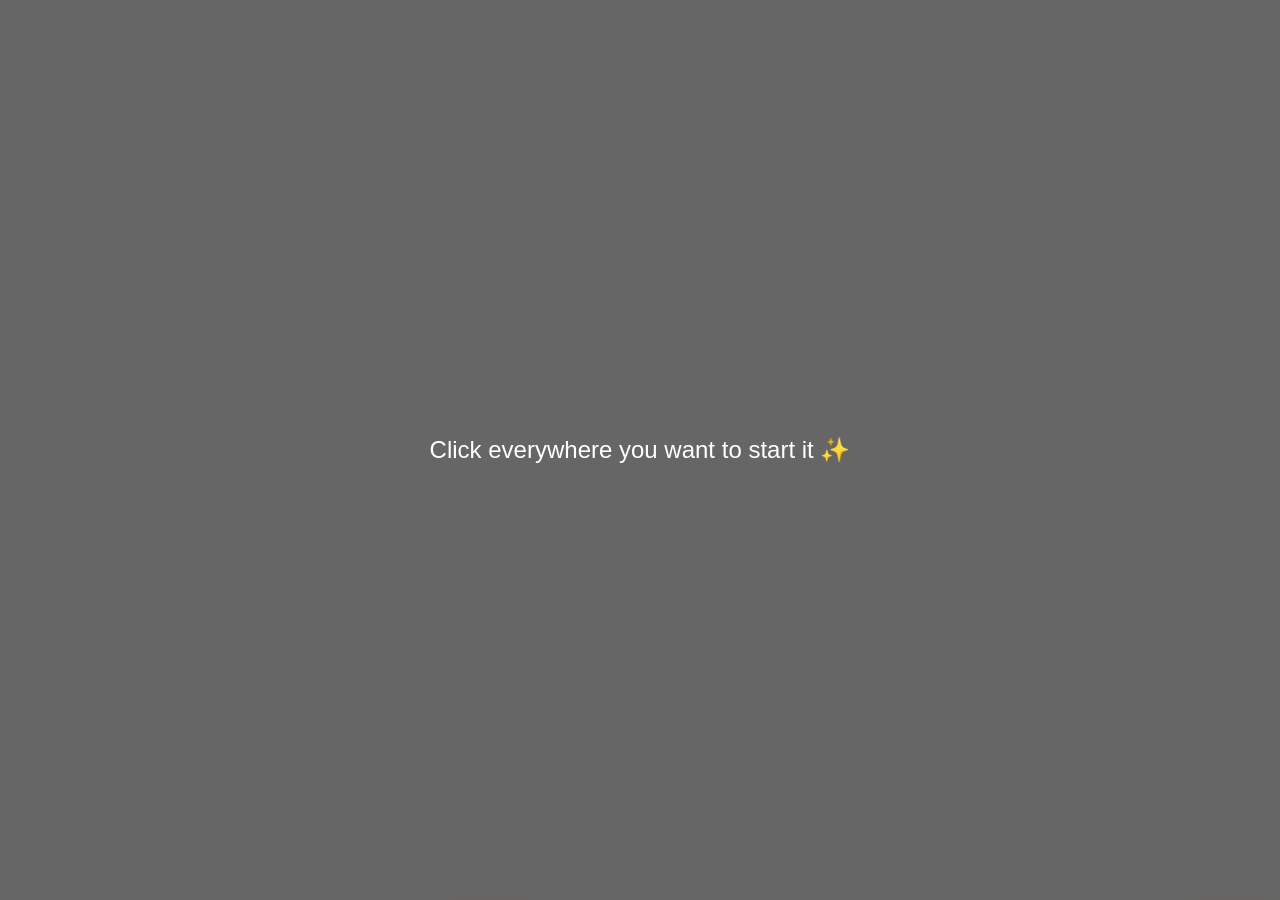
<file: index.html>
<!doctype html>
<html lang="zh">

<head>
    <meta charset="UTF-8">
    <meta http-equiv="X-UA-Compatible" content="IE=edge,chrome=1">
    <meta name="viewport" content="width=device-width, initial-scale=1.0">
    <title>I love you</title>
    <link rel="stylesheet" type="text/css" href="css/styles.css">
</head>

<style>
    @font-face {
    font-family: "HanYiShangWei";
    src: url("../字体/汉仪尚巍手书W.ttf") format("truetype");
    font-weight: normal;
    font-style: normal;
    font-display: swap;
}
    @font-face {
    font-family: "YuWei";
    src: url("../字体/禹卫书法行书简体.ttf") format("truetype");
    font-weight: normal;
    font-style: normal;
    font-display: swap;
}
    html, body {
        margin: 0;
        padding: 0;
        height: 100%;
        width: 100%;
        overflow: hidden;
        font-family: "Microsoft YaHei", "Heiti SC", sans-serif; /* 统一字体 */
    }

    /* 视频背景容器：绝对定位，铺满全屏，层级最低 */
    .video-container {
        position: fixed;
        top: 0;
        left: 0;
        width: 100%;
        height: 100%;
        z-index: -1; /* 放在最底层 */
    }
    
    /* 视频本身：保持比例覆盖，适当加一点滤镜让文字更清楚 */
    .video-container video {
        width: 100%;
        height: 100%;
        object-fit: cover;
        filter: brightness(0.9); /* 稍微调暗一点，防止背景太亮看不清字 */
    }

    /* Iframe 容器：绝对定位，居中显示，层级在视频之上 */
    #iframepage {
        position: absolute;
        top: 0;
        left: 0;
        width: 100%;
        height: 100%;
        z-index: 10;
        background: transparent; /* 关键：背景透明 */
        border: none;
    }
</style>

<body>
    <div class="video-container">
        <video id="bgVideo" autoplay playsinline>
            <source src="./video/login.mp4" type="video/mp4">
            您的浏览器不支持 HTML5 视频。
        </video>
    </div>
    
    <!--<iframe src="./html/登录.html" id="iframepage" scrolling="no" frameborder="0" allowtransparency="true" allow="fullscreen"></iframe> -->
    <iframe 
    src="./html/登录.html" 
    id="iframepage" 
    scrolling="no" 
    frameborder="0" 
    allowtransparency="true" 
    allow="autoplay *; fullscreen *; encrypted-media *"
    webkitallowfullscreen="true"
    mozallowfullscreen="true"
    allowfullscreen="true">
    </iframe>
    <script src="js/jquery-2.1.1.min.js" type="text/javascript"></script>
    <script src="js/jquery-1.8.4.min.js" type="text/javascript"></script>
    
    <script type="text/javascript">
        // --- 全屏功能函数 ---
        function toggleFullScreen() {
            var doc = window.document;
            var docEl = doc.documentElement;

            var requestFullScreen = docEl.requestFullscreen || docEl.mozRequestFullScreen || docEl.webkitRequestFullScreen || docEl.msRequestFullscreen;
            
            if (!doc.fullscreenElement && !doc.mozFullScreenElement && !doc.webkitFullscreenElement && !doc.msFullscreenElement) {
                if (requestFullScreen) {
                    requestFullScreen.call(docEl);
                }
            }
        }

        // --- 核心：消息监听器 ---
        window.addEventListener('message', function(event) {
            var iframe = document.getElementById("iframepage");
            var videoContainer = document.querySelector('.video-container');
            var video = document.getElementById('bgVideo');

            // 1. 处理全屏请求
            if (event.data === 'requestFullScreen') {
                toggleFullScreen();
            }
            
            // 2. 处理跳转请求（保持全屏的关键！）
            if (event.data === 'switchToIndex1') {
                // A. 确保已经全屏
                toggleFullScreen(); 

                // B. 隐藏背景视频（粒子特效通常需要深色背景）
                if(videoContainer) {
                    $(videoContainer).fadeOut(1000); // 慢慢消失
                    if(video) video.pause();         // 停止视频播放
                }

                // C. 切换 iframe 的内容，而不是跳转整个网页
                // 这样浏览器认为还在同一个页面，就不会退出全屏
                iframe.src = "./html/index1.html";
                
                // D. 确保 iframe 重新获得焦点，保证键盘交互可用
                setTimeout(function(){
                    iframe.focus();
                }, 500);
            }
        });

        // --- 窗口大小自适应 ---
        function changeFrameHeight() {
            var ifm = document.getElementById("iframepage");
            if(ifm) {
                ifm.height = document.documentElement.clientHeight;
            }
        }
        window.onresize = function() {
            changeFrameHeight();
        }
        
        // --- 初始化视频播放逻辑 ---
        document.addEventListener('DOMContentLoaded', function() {
            changeFrameHeight(); // 初始化高度
            
            var video = document.getElementById('bgVideo');
            // 尝试自动播放
            video.play().catch(function(error) {
                // 如果自动播放失败，添加点击遮罩
                var tipElement = document.createElement('div');
                tipElement.style.cssText = 'position:fixed;top:0;left:0;width:100%;height:100%;background:rgba(0,0,0,0.6);z-index:9999;display:flex;justify-content:center;align-items:center;cursor:pointer;color:#fff;font-size:24px;font-weight:bold;';
                tipElement.innerHTML = '<p>Click everywhere you want to start it ✨</p>';
                document.body.appendChild(tipElement);
                
                tipElement.addEventListener('click', function() {
                    toggleFullScreen();
                    video.play();
                    video.muted = false;
                    tipElement.parentNode.removeChild(tipElement);
                });
            });
        });
        // 放在主页面已有的 <script> 里面
        var bgVideo = document.getElementById('bgVideo');
        if (bgVideo) {
            bgVideo.addEventListener('ended', function() {
                var iframe = document.getElementById('iframepage');
                // 通知 iframe 视频播放完了
                if (iframe && iframe.contentWindow) {
                    iframe.contentWindow.postMessage('videoEnded', '*');
                }
            });
        }
</script>
</body>

</html>
</file>
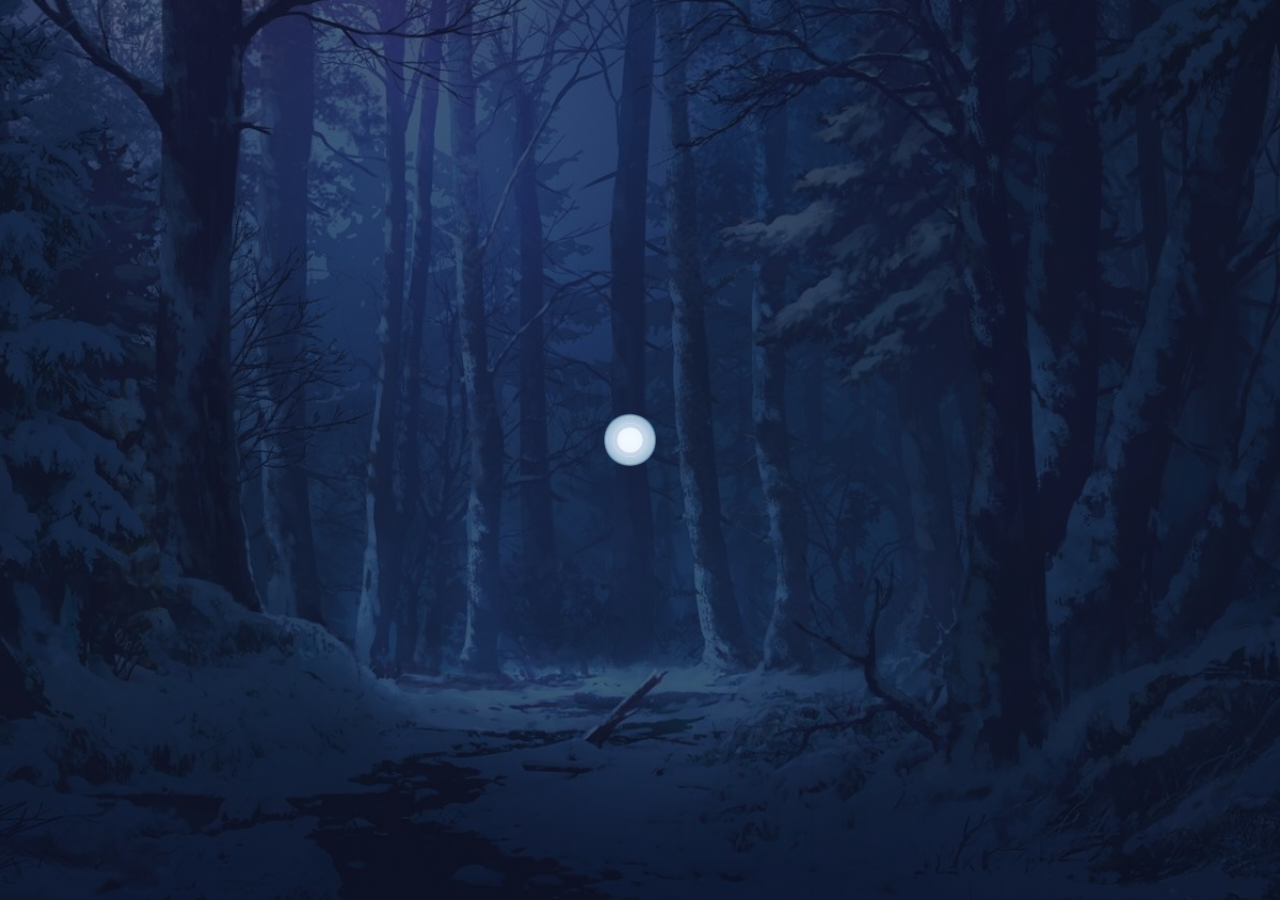
<file: html/index1.html>
<!DOCTYPE html>
<html>

<head>
  <meta charset="UTF-8">
  <title>I love you</title>
  <link rel="stylesheet" href="../css/normalizel.css">
  <link rel="stylesheet" href="../css/stylel.css" media="screen" type="text/css" />

  <style>
    /* 1. 定义自定义字体 */
    @font-face {
        font-family: 'YuWeiFont';
        src: url('../字体/禹卫书法行书简体.ttf');
    }
    
    /* 2. 强制预加载字体 */
    #font-preload {
        font-family: 'YuWeiFont';
        position: absolute;
        opacity: 0;
        pointer-events: none;
    }

    /* 3. 核心背景修复 */
    body {
        background-image: linear-gradient(rgba(10, 20, 40, 0.6), rgba(10, 20, 40, 0.6)), url('../img/雪树林.jpg') !important;
        
        /* 强制背景设置生效 */
        background-size: cover !important;
        background-position: center center !important;
        background-repeat: no-repeat !important;
        background-attachment: fixed !important;
        
        /* 强制背景色为透明，防止颜色遮挡图片 */
        background-color: transparent !important; 
        
        margin: 0;
        padding: 0;
        overflow: hidden;
    }

    /* 4. 防止画布本身带有背景色 */
    .canvas {
        background: transparent !important;
    }
  </style>

<body>
<canvas class="canvas"></canvas>
<div id="font-preload">载入字体中...</div>
<div class="help">?</div> 

<div class="ui">
  <input class="ui-input" type="text" />
  <span class="ui-return">↵</span>
</div>

<div class="overlay">
  <div class="tabs">
    <div class="tabs-labels"><span class="tabs-label">M</span><span class="tabs-label">E</span><span class="tabs-label">X</span></div>

    <div class="tabs-panels">
      <ul class="tabs-panel commands">
        <li class="commands-item"><span class="commands-item-title">Text</span><span class="commands-item-info" data-demo="Hello :)">Type anything</span><span class="commands-item-action">Demo</span></li>
        <li class="commands-item"><span class="commands-item-title">Countdown</span><span class="commands-item-info" data-demo="#countdown 10">#countdown<span class="commands-item-mode">number</span></span><span class="commands-item-action">Demo</span></li>
        <li class="commands-item"><span class="commands-item-title">Time</span><span class="commands-item-info" data-demo="#time">#time</span><span class="commands-item-action">Demo</span></li>
        <li class="commands-item"><span class="commands-item-title">Rectangle</span><span class="commands-item-info" data-demo="#rectangle 30x15">#rectangle<span class="commands-item-mode">width x height</span></span><span class="commands-item-action">Demo</span></li>
        <li class="commands-item"><span class="commands-item-title">Circle</span><span class="commands-item-info" data-demo="#circle 25">#circle<span class="commands-item-mode">diameter</span></span><span class="commands-item-action">Demo</span></li>

        <li class="commands-item commands-item--gap"><span class="commands-item-title">Animate</span><span class="commands-item-info" data-demo="The time is|#time|#countdown 3|#icon thumbs-up"><span class="commands-item-mode">command1</span>&nbsp;|<span class="commands-item-mode">command2</span></span><span class="commands-item-action">Demo</span></li>
      </ul>
    </div>
  </div>
</div>

  <script src="../js/indexl.js"></script>
  <audio src="../music/I Really Love You.mp3" autoplay="autoplay" loop="loop"></audio>
</body>

</html>
</file>
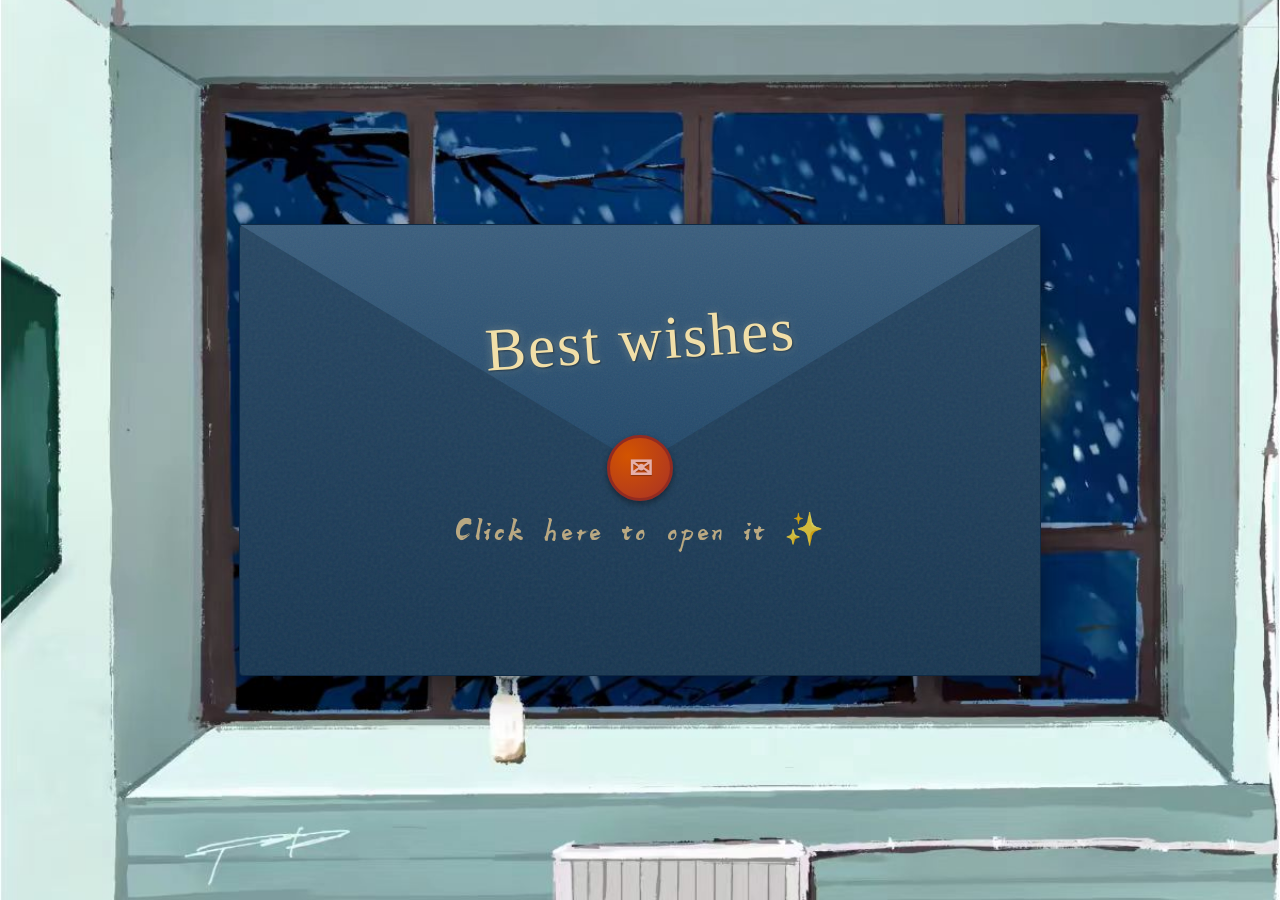
<file: html/信封.html>
<!DOCTYPE html>
<html lang="en">
<head>
    <meta charset="UTF-8">
    <meta http-equiv="X-UA-Compatible" content="IE=edge">
    <meta name="viewport" content="width=device-width, initial-scale=1.0">
    <title>letter</title>
    <link rel="stylesheet" href="../css/信封.css">
</head>
<head>
    <link href="https://fonts.googleapis.com/css2?family=Great+Vibes&display=swap" rel="stylesheet">
</head>

<body>
    <div class="card">
        <div class="text content envelope-msg">
            Best wishes
        </div>
        <div class="heart content"></div>
        <div class="click-hint">Click here to open it ✨</div>
    </div>

    <div id="box"></div>
    <audio id="bgm" src="../music/生日歌纯钢琴.mp3" autoplay="autoplay" loop="loop"></audio>
    <script src="../js/信封.js"></script>
</body>

</html>
</file>
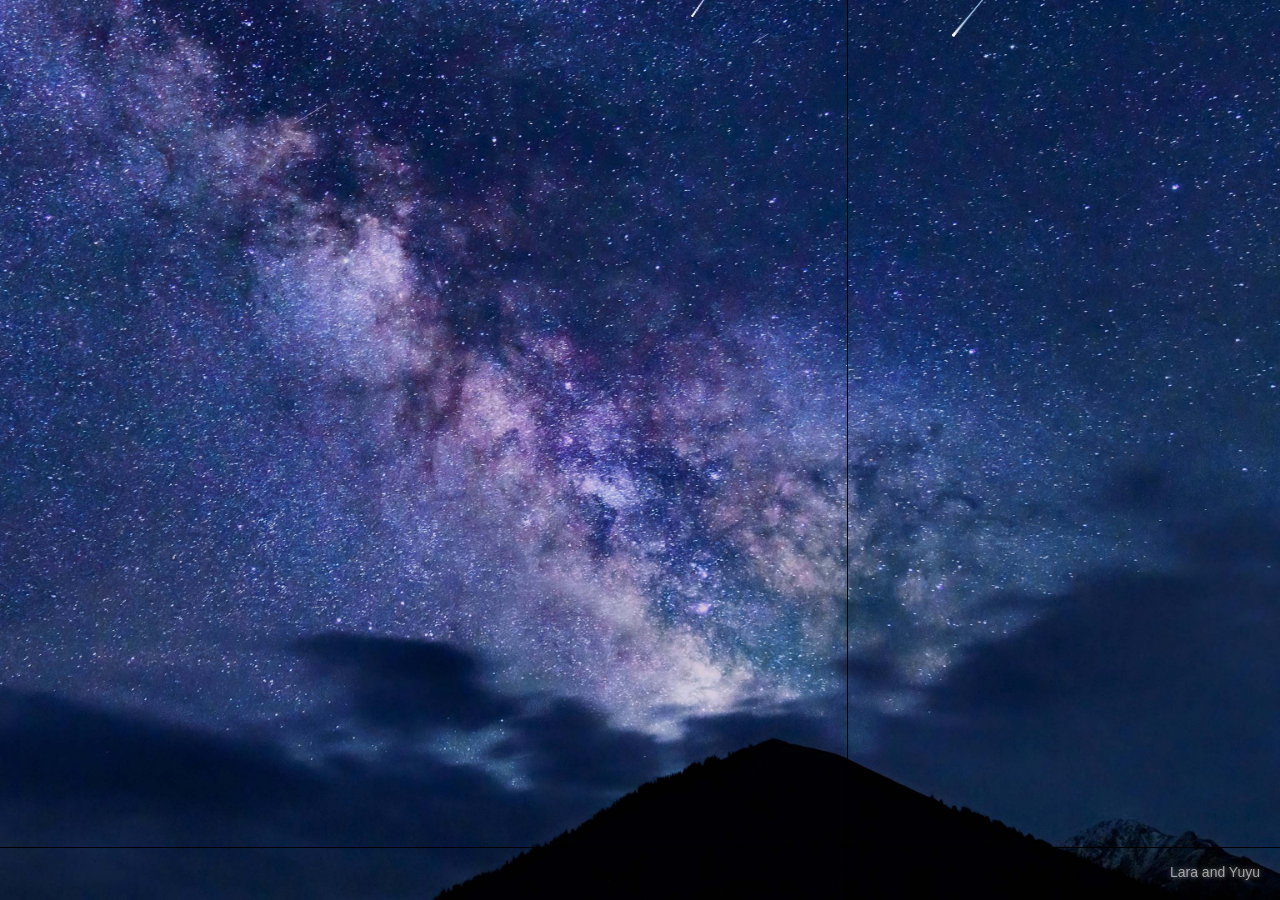
<file: html/彩蛋原版.html>
<!DOCTYPE html>
<html lang="zh-CN">
<head>
  <meta charset="UTF-8">
  <title>I love you</title>
  <style>
    body {
      margin: 0;
      overflow: hidden;
      background: #000; /* 默认黑色 */
    }

    /* 背景层：优先显示图片 '星空.jpg'，保底为深邃渐变 */
    #bg-layer {
      position: fixed;
      top: 0;
      left: 0;
      width: 100%;
      height: 100%;
      z-index: -1;
      background: radial-gradient(ellipse at bottom, #1b2735 0%, #090a0f 100%);
      background-image: url('星空.jpg');
      background-size: cover;
      background-position: center;
      background-repeat: no-repeat;
    }

    canvas {
      position: absolute;
      top: 0;
      left: 0;
    }

    .bottom-text {
      position: fixed;
      bottom: 20px;
      right: 20px;
      color: rgba(255, 255, 255, 0.6);
      font-size: 14px;
      font-family: sans-serif;
      text-shadow: 0 0 5px rgba(255,255,255,0.5);
      z-index: 1000;
      pointer-events: none;
    }

    /* --- 按钮样式：星际水晶风格 --- */
    .continue-button {
      position: fixed;
      bottom: -100px;
      left: 50%;
      transform: translateX(-50%);
      padding: 12px 40px;
      font-size: 16px;
      font-family: "Microsoft YaHei", sans-serif;
      letter-spacing: 3px;
      color: rgba(255, 255, 255, 0.9);
      text-shadow: 0 0 10px rgba(255, 255, 255, 0.5);
      background: rgba(255, 255, 255, 0.05);
      backdrop-filter: blur(5px);
      border: 1px solid rgba(255, 255, 255, 0.2);
      border-radius: 50px;
      cursor: pointer;
      z-index: 2000;
      transition: all 0.6s cubic-bezier(0.22, 1, 0.36, 1);
      opacity: 0;
      box-shadow: 0 0 15px rgba(0, 0, 0, 0.5);
    }

    .continue-button.show {
      bottom: 80px;
      opacity: 1;
    }

    .continue-button:hover {
      background: rgba(255, 255, 255, 0.15);
      border-color: rgba(255, 255, 255, 0.6);
      box-shadow: 0 0 25px rgba(100, 200, 255, 0.6), inset 0 0 10px rgba(255, 255, 255, 0.2);
      transform: translateX(-50%) translateY(-3px) scale(1.05);
      color: #fff;
    }
  </style>
</head>

<body>
  <div id="bg-layer"></div>
  <canvas id="c1" style="display:none;"></canvas>
  <canvas id="c2"></canvas>
  <canvas id="c3"></canvas>
  
  <div class="bottom-text">Lara and Yuyu</div>
  <button class="continue-button" id="continueBtn">To be continued... ✨</button>

  <script>
    const CONFIG = {
      particleCount: 100,  // 【优化】从270大幅降到100，减轻渲染负担
      fidelity: 3,         // 像素精度
      fontSize: 220,       // 字号
      text: 'Lara，I love you', // 文字内容
      fontFamily: '"HanYiShangWei", "YuWei", "KaiTi", "Comic Sans MS", cursive, sans-serif'
    };

    const c1 = document.getElementById('c1');
    const c2 = document.getElementById('c2');
    const c3 = document.getElementById('c3');
    const ctx1 = c1.getContext('2d');
    const ctx2 = c2.getContext('2d');
    const ctx3 = c3.getContext('2d');

    let w = window.innerWidth;
    let h = window.innerHeight;
    c2.width = c3.width = w;
    c2.height = c3.height = h;

    // --- 1. 文字像素初始化 ---
    ctx1.fillStyle = '#000';
    let textWidth = 99999999;
    let currentFontSize = CONFIG.fontSize;
    // 适配屏幕宽度
    while (textWidth > w * 0.85) {
      ctx1.font = `900 ${currentFontSize--}px ${CONFIG.fontFamily}`;
      textWidth = ctx1.measureText(CONFIG.text).width;
    }
    c1.width = textWidth;
    c1.height = currentFontSize * 1.5;
    ctx1.font = `900 ${currentFontSize}px ${CONFIG.fontFamily}`;
    ctx1.fillText(CONFIG.text, 0, currentFontSize);
    
    const imgData = ctx1.getImageData(0, 0, c1.width, c1.height);
    const targets = [];
    for (let i = 0; i < imgData.data.length; i += 4) {
      if (imgData.data[i + 3] > 128) {
        const x = (i / 4) % c1.width;
        const y = Math.floor((i / 4) / c1.width);
        if (x % CONFIG.fidelity === 0 && y % CONFIG.fidelity === 0) {
          targets.push({ x, y });
        }
      }
    }

    // 设置c3文字层的样式（移除性能杀手 shadowBlur）
    // ctx3.shadowColor = '#FFF';
    // ctx3.shadowBlur = 10;

    function getTarget() {
      if (targets.length > 0) {
        const idx = Math.floor(Math.random() * targets.length);
        let { x, y } = targets[idx];
        targets.splice(idx, 1);
        x += (w - textWidth) / 2;
        y += (h - currentFontSize) / 2;
        return { x, y };
      }
    }

    // --- 2. 梦幻流星类 (移除 shadowBlur) ---
    class Meteor {
      constructor() {
        this.reset();
      }
      reset() {
        this.x = Math.random() * w + 300; 
        this.y = Math.random() * -100;
        this.len = Math.random() * 200 + 150;
        this.size = Math.random() * 0.5 + 0.5;
        this.speed = Math.random() * 0.5 + 2; 
        this.angle = Math.PI / 4 + (Math.random() * 0.2); 
        this.hue = Math.random() * 50 + 200;
        this.active = true;
      }

      update() {
        this.x -= this.speed * Math.cos(this.angle);
        this.y += this.speed * Math.sin(this.angle);
        if (this.x < -300 || this.y > h + 300) {
          this.reset();
        }
      }

      draw() {
        ctx2.save();
        ctx2.translate(this.x, this.y);
        ctx2.rotate(Math.PI - this.angle);
        
        ctx2.fillStyle = '#fff';
        ctx2.beginPath();
        ctx2.arc(0, 0, this.size * 2, 0, Math.PI * 2);
        ctx2.fill();

        const gradient = ctx2.createLinearGradient(0, 0, -this.len, 0);
        gradient.addColorStop(0, "rgba(255, 255, 255, 1)");
        gradient.addColorStop(0.1, `hsla(${this.hue}, 100%, 80%, 0.8)`);
        gradient.addColorStop(1, "transparent");

        ctx2.fillStyle = gradient;
        ctx2.beginPath();
        ctx2.moveTo(0, -this.size * 0.5);
        ctx2.lineTo(-this.len, 0);
        ctx2.lineTo(0, this.size * 0.5);
        ctx2.fill();
        
        ctx2.restore();
      }
    }

    // --- 3. 烟花碎片 (移除 shadowBlur 和 save/restore) ---
    class Shard {
      constructor(x, y, hue) {
        this.x = x; this.y = y; 
        this.hue = Math.floor(Math.random() * 140) + 180;
        this.target = getTarget();
        this.angle = Math.random() * Math.PI * 2;
        this.speed = Math.random() * 3.5 + 2;
        this.friction = 0.95;
        this.gravity = 0.1;
        this.size = 2;
        this.timer = 0;
        this.ttl = 100 + Math.random() * 50;
        this.vx = Math.cos(this.angle) * this.speed;
        this.vy = Math.sin(this.angle) * this.speed;
        this.lightness = 70 + Math.random() * 25;
        this.color = `hsl(${this.hue}, 100%, ${this.lightness}%)`;
        this.glowColor = `hsl(${this.hue}, 100%, 60%)`;
      }
      update() {
        this.vx *= this.friction;
        this.vy *= this.friction;
        this.vy += this.gravity;
        
        if (this.target) {
            const dx = this.target.x - this.x;
            const dy = this.target.y - this.y;
            const dist = Math.sqrt(dx*dx + dy*dy);
            if(dist < 50) {
                this.vx += dx * 0.005;
                this.vy += dy * 0.005;
            }
        }
        this.x += this.vx;
        this.y += this.vy;
        this.timer++;
      }
      draw() {
        // 简化绘制逻辑，完全依赖全局的 lighter 模式
        const lightness = 40 + Math.random() * 30; 
        ctx2.fillStyle = `hsl(${this.hue}, 100%, ${lightness}%)`;
        ctx2.beginPath();
        ctx2.arc(this.x, this.y, this.size, 0, Math.PI * 2);
        ctx2.fill();
      }
    }

    class Rocket {
      constructor() {
        this.x = Math.random() * w; 
        this.y = h;
        this.hue = Math.random() * 360;
        this.targetY = h * 0.15 + Math.random() * h * 0.25; 
        this.vy = -(10 + Math.random() * 5); 
        this.vx = (Math.random() - 0.5) * 2; 
        this.exploded = false;
      }
      update() {
        this.x += this.vx;
        this.y += this.vy;
        this.vy += 0.12; 
        
        if (this.vy >= 0 || this.y < this.targetY) {
            this.explode();
            return false; 
        }
        return true; 
      }
      draw() {
        ctx2.fillStyle = `hsl(${this.hue}, 100%, 50%)`;
        ctx2.fillRect(this.x, this.y, 3, 10);
      }
      explode() {
        const count = CONFIG.particleCount;
        for(let i=0; i<count; i++) {
            shards.push(new Shard(this.x, this.y, this.hue));
        }
      }
    }

    // --- 4. 动画循环 ---
    const meteors = Array.from({length: 12}, () => new Meteor());
    let rockets = [];
    let shards = [];
    let tick = 0;

    function loop() {
      // 清除画布（制造拖尾效果）
      ctx2.globalCompositeOperation = 'destination-out';
      ctx2.fillStyle = 'rgba(0, 0, 0, 0.15)'; 
      ctx2.fillRect(0, 0, w, h);
      ctx2.globalCompositeOperation = 'source-over';

      tick++;

      // 绘制流星
      meteors.forEach(m => { m.update(); m.draw(); });

      // 绘制火箭（【优化】把 20 改成 40，减少同时发射的火箭数量）
      if (tick % 40 === 0 && targets.length > 0) {
        rockets.push(new Rocket());
      }
      
      // 更新火箭
      rockets = rockets.filter(r => {
        r.draw();
        return r.update();
      });

      // 更新碎片 (【核心优化】在循环外部启用 lighter 模式，大幅减少状态切换开销)
      ctx2.save();
      ctx2.globalCompositeOperation = 'lighter'; 
      
      for (let i = shards.length - 1; i >= 0; i--) {
        const s = shards[i];
        s.update();
        s.draw();

        if (s.timer > s.ttl) {
            if(s.target) {
                // 文字落点高光 (移除 shadowBlur)
                ctx3.save();
                ctx3.globalCompositeOperation = 'lighter';
                ctx3.fillStyle = s.color;
                ctx3.beginPath();
                ctx3.arc(s.target.x + CONFIG.fidelity/2, s.target.y + CONFIG.fidelity/2, CONFIG.fidelity/1.5, 0, Math.PI*2);
                ctx3.fill();
                ctx3.restore();
            }
            shards.splice(i, 1);
        }
      }
      ctx2.restore(); // 恢复画布状态

      requestAnimationFrame(loop);
    }

    loop();

    // 窗口调整
    window.addEventListener('resize', () => {
        w = window.innerWidth;
        h = window.innerHeight;
        c2.width = c3.width = w;
        c2.height = c3.height = h;
    });

    // --- 新增按钮逻辑 ---
    setTimeout(() => {
      const btn = document.getElementById('continueBtn');
      if (btn) {
        btn.classList.add('show');
      }
    }, 10000);

    // 点击跳转事件（已注释，需要时取消注释）
    // document.getElementById('continueBtn').addEventListener('click', () => {
    //   document.body.style.transition = 'opacity 1s';
    //   document.body.style.opacity = '0';
    //   setTimeout(() => {
    //     window.location.href = '结尾.html'; 
    //   }, 1000);
    // });

  </script>
  <!-- 如果音频文件 ed.mp3 很大，建议压缩或转码，否则也会造成加载卡顿 -->
  <audio src="../music/ed.mp3" autoplay loop></audio>
</body>
</html>
</file>
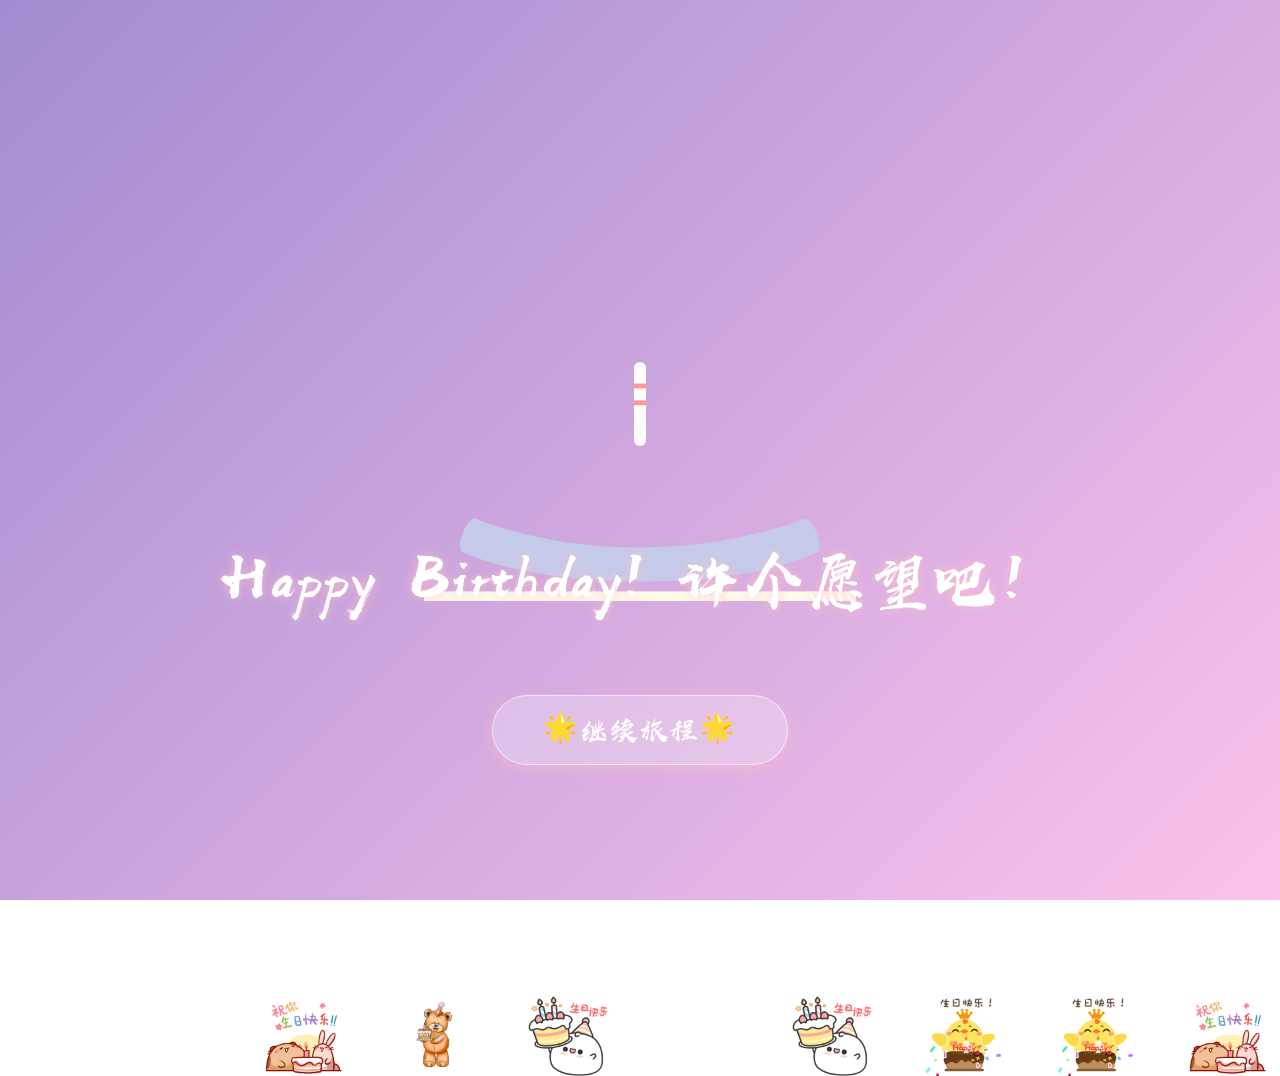
<file: html/生日蛋糕.html>
<!DOCTYPE html>
<html>

<head>
  <meta charset="UTF-8">
  <title>I love you</title>
  <link rel="stylesheet" href="../css/styless.css" media="screen" type="text/css" />
</head>

<body class="bg">

  <div class="cake-wrapper">
    <div class="velas">
      <div class="fuego"></div>
      <div class="fuego"></div>
      <div class="fuego"></div>
      <div class="fuego"></div>
      <div class="fuego"></div>
    </div>
    <svg id="cake" version="1.1" x="0px" y="0px" width="200px" height="500px" viewBox="0 0 200 500"
      enable-background="new 0 0 200 500" xml:space="preserve">
      <path fill="#c5cae9" d="M173.667-13.94c-49.298,0-102.782,0-147.334,0c-3.999,0-4-16.002,0-16.002
    		c44.697,0,96.586,0,147.334,0C177.667-29.942,177.668-13.94,173.667-13.94z">
        <animate id="bizcocho_3" attributeName="d" calcMode="spline" keySplines="0 0 1 1; 0 0 1 1" begin="relleno_2.end"
          dur="0.3s" fill="freeze" values="
                              M173.667-13.94c-49.298,0-102.782,0-147.334,0c-3.999,0-4-16.002,0-16.002
    		c44.697,0,96.586,0,147.334,0C177.667-29.942,177.668-13.94,173.667-13.94z
                              ;
                              M173.667,411.567c-47.995,12.408-102.955,12.561-147.334,0
    		c-3.848-1.089-0.189-16.089,3.661-15.002c44.836,12.66,90.519,12.753,139.427,0.07
    		C173.293,395.631,177.541,410.566,173.667,411.567z
                              ;
                              M173.667,427.569c-49.795,0-101.101,0-147.334,0c-3.999,0-4-16.002,0-16.002
    		c46.385,0,97.539,0,147.334,0C177.668,411.567,177.667,427.569,173.667,427.569z
                              " />
      </path>
      <path fill="#ffc1e3" d="M100-178.521c1.858,0,3.364,1.506,3.364,3.363c0,0,0,33.17,0,44.227
    		c0,19.144,0,57.431,0,76.574c0,10.152,0,40.607,0,40.607c0,1.858-1.506,3.364-3.364,3.364l0,0c-1.858,0-3.364-1.506-3.364-3.364c0,0,0-30.455,0-40.607c0-19.144,0-57.432,0-76.575c0-11.057,0-44.226,0-44.226C96.636-177.015,98.142-178.521,100-178.521
    		L100-178.521z">
        <animate id="relleno_2" attributeName="d" calcMode="spline" keySplines="0 0 1 1; 0 0 1 1; 0 0 0.58 1"
          begin="bizcocho_2.end" dur="0.5s" fill="freeze" values="
                              M100-178.521c1.858,0,3.364,1.506,3.364,3.363c0,0,0,33.17,0,44.227
    		c0,19.144,0,57.431,0,76.574c0,10.152,0,40.607,0,40.607c0,1.858-1.506,3.364-3.364,3.364l0,0c-1.858,0-3.364-1.506-3.364-3.364c0,0,0-30.455,0-40.607c0-19.144,0-57.432,0-76.575c0-11.057,0-44.226,0-44.226C96.636-177.015,98.142-178.521,100-178.521
    		L100-178.521z
                              ;
                              M100,267.257c1.858,0,3.364,1.506,3.364,3.363c0,0,0,33.17,0,44.227
    		c0,19.143,0,57.43,0,76.574c0,10.151,0,40.606,0,40.606c0,1.858-1.506,3.364-3.364,3.364l0,0c-1.858,0-3.364-1.506-3.364-3.364
    		c0,0,0-30.455,0-40.606c0-19.145,0-57.432,0-76.576c0-11.057,0-44.225,0-44.225C96.636,268.763,98.142,267.257,100,267.257
    		L100,267.257z
                              ;
                              M93.928,405.433c-0.655,6.444-0.102,9.067,2.957,11.798c0,0,8.083,5.571,16.828,3.503
    		c18.629-4.406,43.813,6.194,50.792,7.791c14.75,3.375,9.162,6.867,9.162,6.867c-2.412,2.258-58.328,0-73.667,0l0,0
    		c-1.858,0-69.995,2.133-73.667,0c0,0-3.337-2.439,6.172-5.992c11.375-4.25,52.875,8.822,47.139-9.442
    		c-6.333-20.167,5.226-21.514,5.226-21.514c3.435-0.915,12.78-6.663,10.923-0.546L93.928,405.433z
                              ;
                              M102.242,427.569c5.348,0,14.079,0,17.462,0c0,0,17.026,0,27.504,0
    		c19.143,0,20.39-3.797,26.459,0c3,1.877,0,7.823,0,7.823c-2.412,2.258-58.328,0-73.667,0l0,0c-1.858,0-67.187,0-73.667,0
    		c0,0-4.125-4.983,0-7.823c5.201-3.58,16.085,0,23.725,0c8.841,0,20.762,0,20.762,0c3.686,0,8.597,0,19.511,0H102.242z
                              " />
      </path>
      <path fill="#c5cae9" d="M173.667-15.929c-46.512,0-105.486,0-147.334,0c-3.999,0-4-16.002,0-16.002
    		c43.566,0,97.96,0,147.334,0C177.667-31.931,177.666-15.929,173.667-15.929z">
        <animate id="bizcocho_2" attributeName="d" calcMode="spline" keySplines="0 0 1 1; 0 0 1 1; 0.25 0 0.58 1"
          begin="relleno_1.end" dur="0.5s" fill="freeze" values="
                              M173.667-15.929c-46.512,0-105.486,0-147.334,0c-3.999,0-4-16.002,0-16.002
    		c43.566,0,97.96,0,147.334,0C177.667-31.931,177.666-15.929,173.667-15.929z
                              ;
                              M173.434,445.393c-47.269,8.001-105.245,8.001-147.334,0c-3.929-0.747-0.692-16.543,3.243-15.824
    		c43.828,8.001,92.165,8.001,140.739,0C174.029,428.918,177.377,444.726,173.434,445.393z
                              ;
                              M173.667,449.514c-47.576-5.454-102.799-5.744-147.333,0c-3.966,0.512-3.938-15.297,0-16.002
    		c43.683-7.823,97.646-8.026,147.333,0C177.616,434.15,177.642,449.969,173.667,449.514z
                              ;
                              M173.667,451.394c-49.298,0-102.782,0-147.334,0c-3.999,0-4-16.002,0-16.002
    		c44.697,0,96.586,0,147.334,0C177.667,435.392,177.668,451.394,173.667,451.394z
                              " />
      </path>
      <path fill="#ffc1e3" d="M101.368-73.685c0,12.164,0,15.18,0,28.519c0,22.702,0-13.661,0,8.304c0,14.48,0,18.233,0,30.512
    		c0,1.753-2.958,1.847-2.958,0c0-12.68,0-16.277,0-30.401c0-21.983,0,11.66,0-8.305c0-13.027,0-15.992,0-28.628
    		C98.411-75.883,101.368-75.592,101.368-73.685z">
        <animate id="relleno_1" attributeName="d" calcMode="spline" keySplines="0 0 1 1; 0 0 1 1; 0 0 0.6 1"
          begin="bizcocho_1.end" dur="0.5s" fill="freeze" values="
                              M101.368-73.685c0,12.164,0,15.18,0,28.519c0,22.702,0-13.661,0,8.304c0,14.48,0,18.233,0,30.512
    		c0,1.753-2.958,1.847-2.958,0c0-12.68,0-16.277,0-30.401c0-21.983,0,11.66,0-8.305c0-13.027,0-15.992,0-28.628
    		C98.411-75.883,101.368-75.592,101.368-73.685z
                              ;
                              M101.368,350.885c0,12.164,0,65.18,0,78.518c0,22.703,0-33.66,0-11.695c0,14.48,0,28.232,0,40.512
    		c0,1.753-2.958,1.847-2.958,0c0-12.68,0-26.277,0-40.402c0-21.982,0,31.66,0,11.695c0-13.027,0-65.992,0-78.627
    		C98.411,348.686,101.368,348.977,101.368,350.885z
                              ;
                              M128.38,447.567c37.626,6.312,39.303,13.658,26.833,12.833c-22.653-1.499-13.636-0.831-23.302-0.831
    		c-14.48,0-17.884,0-30.163,0c-2.087,0-2.068,0-3.915,0c-13.333,0-8.963,0-23.088,0c-11.668,0-14.062,5.995-27.532,1.164
    		c-12.629-4.529,38.667-3.167,46.833-17.333C100.077,432.94,105.546,443.736,128.38,447.567z
                              ;
                              M173.667,451.394c2.875,0,2.997,9.257,0,9.131c-22.662-0.956-32.09-0.956-41.756-0.956
    		c-14.48,0-17.884,0-30.163,0c-2.087,0-2.068,0-3.915,0c-13.333,0-8.963,0-23.088,0c-11.668,0-34.99-0.294-48.412,1.831
    		c-4.109,0.65-3.01-10.006,0-10.006C37.129,451.394,149.379,451.394,173.667,451.394z
                              " />
      </path>
      <path fill="#c5cae9" d="M173.667,21.571c-33.174,0-111.467,0-147.334,0c-4,0-4-16.002,0-16.002c39.836,0,105.982,0,147.334,0
    		C177.668,5.569,177.667,21.571,173.667,21.571z">
        <animate id="bizcocho_1" attributeName="d" calcMode="spline"
          keySplines="0 0 1 1; 0 0 1 1; 0 0 1 1; 0.25 0 1 1; 0 0 1 1; 0.25 0 0.6 1" begin="2s" dur="0.8s" fill="freeze"
          values="
                              M173.667,21.571c-33.174,0-111.467,0-147.334,0c-4,0-4-16.002,0-16.002c39.836,0,105.982,0,147.334,0
    		C177.668,5.569,177.667,21.571,173.667,21.571z
                              ;
                              M173.667,459.569c-33.197,16.002-110.782,16.002-147.334,0c-3.664-1.604,1.614-15.617,5.337-14.153
    		c40.702,16.002,94.289,16.104,136.505,0.103C171.917,444.1,177.271,457.832,173.667,459.569z
                              ;
                              M171.817,475.571c-39.361-3.001-105.438-2.571-143.556,0c-3.991,0.27-7.377-14.736-3.387-15.014
    		c41.553-2.888,104.421-3.121,150.51-0.233C179.378,460.574,175.806,475.875,171.817,475.571z
                              ;
                              M171.817,459.564c-38.8-12.188-104.504-13.762-143.556,0c-3.772,1.329-7.961-12.604-4.178-13.905
    		c40.864-14.064,105.114-15.52,151.918-0.973C179.822,445.874,175.634,460.762,171.817,459.564z
                              ;
                              M173.667,475.571c-46.376-5.005-105.924-4.003-147.334,0c-3.981,0.385-3.479-15.421,0.479-16.002
    		c43.087-6.327,97.705-7.083,146.855,0.438C177.621,460.613,177.644,476,173.667,475.571z
                              ;
                              M173.667,474.117c-46.376,1.866-105.638,2.01-147.334,0c-3.995-0.192-3.52-16.144,0.479-16.002
    		c43.794,1.55,96.341,1.541,145.723,0C176.532,457.99,177.663,473.956,173.667,474.117z
                              ;
                              M173.667,475.571c-46.512,0-105.486,0-147.334,0c-3.999,0-4-16.002,0-16.002c43.566,0,97.96,0,147.334,0
    		C177.667,459.569,177.666,475.571,173.667,475.571z
                              " />
      </path>
      <path fill="#ffffff" d="M104.812,113.216c0,3.119-2.164,5.67-4.812,5.67c-2.646,0-4.812-2.551-4.812-5.67c0-5.594,0-16.782,0-22.375
    	c0-5.143,0-15.427,0-20.568c0-7.333,0-21.998,0-29.33c0-5.523,0-16.569,0-22.092c0-3.295,0-9.885,0-13.181
    	C95.188,2.551,97.353,0,100,0c2.648,0,4.812,2.551,4.812,5.669c0,3.248,0,9.743,0,12.991c0,5.428,0,16.284,0,21.711
    	c0,7.618,0,22.854,0,30.472c0,4.952,0,14.854,0,19.807C104.812,96.292,104.812,107.576,104.812,113.216z">
        <animate id="crema" attributeName="d" calcMode="spline"
          keySplines="0 0 1 1; 0 0 1 1; 0 0 1 1; 0.25 0 1 1; 0 0 1 1; 0 0 0.58 1" begin="bizcocho_3.end" dur="2s"
          fill="freeze" values="
                              M104.812,113.216c0,3.119-2.164,5.67-4.812,5.67c-2.646,0-4.812-2.551-4.812-5.67c0-5.594,0-16.782,0-22.375
    	c0-5.143,0-15.427,0-20.568c0-7.333,0-21.998,0-29.33c0-5.523,0-16.569,0-22.092c0-3.295,0-9.885,0-13.181
    	C95.188,2.551,97.353,0,100,0c2.648,0,4.812,2.551,4.812,5.669c0,3.248,0,9.743,0,12.991c0,5.428,0,16.284,0,21.711
    	c0,7.618,0,22.854,0,30.472c0,4.952,0,14.854,0,19.807C104.812,96.292,104.812,107.576,104.812,113.216z
                              ;
                              M104.812,405.897c0,3.119-2.164,5.67-4.812,5.67c-2.646,0-4.812-2.551-4.812-5.67c0-5.594,0-16.782,0-22.376
    	c0-5.143,0-15.426,0-20.568c0-7.332,0-21.997,0-29.33c0-5.522,0-16.568,0-22.092c0-3.295,0-9.885,0-13.181
    	c0-3.118,2.165-5.669,4.812-5.669c2.648,0,4.812,2.551,4.812,5.669c0,3.247,0,9.743,0,12.991c0,5.428,0,16.283,0,21.711
    	c0,7.618,0,22.854,0,30.473c0,4.951,0,14.854,0,19.807C104.812,388.972,104.812,400.256,104.812,405.897z
                              ;
                              M111.873,411.567c-3.119,0-9.226,0-11.874,0c-2.646,0-7.748,0-10.867,0c-7.086,0-12.698,0-18.292,0
    	c-6.592,0-12.871,7.371-19.166,3.008c-10.043-6.961-7.776-10.169,2.991-17.745c12.61-8.873,27.713,1.994,25.919-7.531
    	c-2.589-13.742,11.008-14.513,11.365-17.789c0.441-4.051,4.235-11.107,8.051-8.175c3.113,2.393,1.007,8.008,0,13.159
    	c-1.871,9.569,8.058,2.113,9.494,14.155c2.592,21.732,21.184-0.675,29.309,7.976c5.216,5.553,18.413,5.552,15.426,12.942
    	c-3.131,7.745-15.825-4.369-23.8,2.903C126.261,418.271,118.301,411.567,111.873,411.567z
                              ;
                              M111.873,411.567c-3.119,0-9.226,0-11.874,0c-2.646,0-9.734,4.069-12.853,4.069
    	c-7.086,0-10.712-4.069-16.306-4.069c-6.592,0-12.12,6.013-19.166,3.008c-7.053-3.008-7.458,2.026-18.659,1.165
    	c-6.832-0.525-7.522-3.034-7.533-6.265c-0.037-10.336,22.073-2.452,36.613-2.628c10.234-0.124,19.856-1.439,37.905-2.102
    	c16.642-0.61,32.699,1.552,46.009,1.927c12.438,0.351,29.663-8.99,31.532,3.315c0.773,5.093-5.605,3.342-11.211,9.579
    	c-5.093,5.667-7.59-4.605-12.965-3.832c-8.269,1.189-14.962-8.537-22.937-1.265C126.261,418.271,118.301,411.567,111.873,411.567z
                              ;
                              M110.946,413.652c-2.904-1.137-8.405-2.748-12.446-0.97c-6.099,2.685-7.273,10.358-13.253,8.242
    	c-7.843-2.775-8.953-5.008-14.546-5.01c-24.653-0.011-4.849,26.507-18.264,26.507c-12.377,0,5.791-33.537-19.422-26.682
    	c-7.703,2.095-9.806-0.942-9.817-4.173c-0.037-10.336,24.357-4.544,38.897-4.72c10.234-0.124,19.856-1.439,37.905-2.102
    	c16.642-0.61,32.699,1.552,46.009,1.927c12.438,0.351,28.973-8.865,31.532,3.315c1.449,6.896,0.318,15.624-3.874,15.624
    	c-7.619,0-1.788-15.192-19.243-7.111c-7.581,3.51-15.963-9.738-26.669,1.066C120.644,426.744,118.381,416.561,110.946,413.652z
                              ;
                              M111.547,413.9c-2.969-0.956-8.775-0.949-13.167-0.5c-14.667,1.5-8.325,16.508-14.667,16.666
    	c-6.667,0.166-0.167-13.5-13.013-14.151c-30.471-1.545-5.572,46.651-18.987,46.651c-12.377,0,10.333-50.166-18.667-44.5
    	c-7.835,1.531-9.537-1.417-9.548-4.647c-0.037-10.336,23.675-5.177,38.215-5.353c10.234-0.124,20.618-1.671,38.667-2.333
    	c16.642-0.61,32.023,1.458,45.333,1.833c12.438,0.351,33.819-8.431,33.199,4.001c-0.532,10.666,0.414,26.166-5.245,25.833
    	c-7.606-0.447-2.954-31.5-19.243-18.899c-7.985,6.177-17.658-5.969-27.377,5.732C118.88,434.066,121.38,417.067,111.547,413.9z
                              ;
                              M111.547,415.233c-6.667-0.834-9.667,4.667-13.833,3.333c-19.649-6.291-8.158,22.176-14.5,22.334
    	c-6.667,0.166,2.833-18-13.333-22.167c-29.544-7.615-9.667,43.833-20.167,43.833c-10.333,0,8.004-55.006-16.833-39
    	c-7.5,4.833-9.508-3.78-9.299-7.004c0.799-12.329,23.592-7.153,38.132-7.329c10.234-0.124,20.238-1.505,38.287-2.167
    	c16.642-0.61,32.903,1.125,46.213,1.5c12.438,0.351,35.058-5.579,31.863,6.451c-5.532,20.833,1.25,28.216-4.409,27.883
    	c-7.606-0.447-6.058-37.895-20.62-23.333c-10.167,10.166-15.972-0.747-25,12C119.547,443.568,121.798,416.515,111.547,415.233z
                              " />
      </path>
      <rect class="come" x="10" y="475.571" fill="#fefae9" width="180" height="4" />
    </svg>
  </div>
  <div class="happy-text">
    Happy Birthday!
    许个愿望吧！
  </div>

  <div class="journey-button-container">
  <a href="信封.html" class="journey-link">
    🌟继续旅程🌟
  </a>
  </div>

  <ul class="bg-bubbles">
    <li></li>
    <li></li>
    <li></li>
    <li></li>
    <li></li>
    <li></li>
    <li></li>
    <li></li>
    <li></li>
    <li></li>
  </ul>
  <script src='../js/jquery.js'></script>

  <script>
  window.addEventListener('DOMContentLoaded', function() {
      var audio = document.getElementById('bgm');
      
      // --- 1. 原有的：获取时间和自动播放逻辑 (保持不变) ---
      var urlParams = new URLSearchParams(window.location.search);
      var time = urlParams.get('audioTime');
      
      if (time) {
          audio.currentTime = parseFloat(time);
      }
      
      var playPromise = audio.play();
      if (playPromise !== undefined) {
          playPromise.then(_ => {
              console.log("Audio auto-played successfully");
          }).catch(error => {
              console.log("Auto-play prevented:", error);
              document.body.addEventListener('click', function() {
                  audio.play();
              }, { once: true });
          });
      }

      // --- 2. 新增：点击按钮时的音乐淡出 + 跳转逻辑 ---
      var journeyLink = document.querySelector('.journey-link');
      
      if (journeyLink) {
          journeyLink.addEventListener('click', function(e) {
              // (A) 阻止默认的立即跳转
              e.preventDefault();
              
              // 获取目标网址
              var targetUrl = this.href;
              
              // (B) 视觉反馈：点击后让按钮变暗或不可点击，防止重复点击
              this.style.pointerEvents = 'none'; 
              this.style.opacity = '0.7';

              // (C) 检查音乐状态
              if (audio && !audio.paused && audio.volume > 0) {
                  // --- 淡出设置 ---
                  var fadeDuration = 2500; // 总耗时：2500毫秒 (2.5秒)
                  var intervalTime = 50;   // 执行间隔：50毫秒
                  var steps = fadeDuration / intervalTime; 
                  var volumeStep = audio.volume / steps; // 每次减少的音量

                  // --- 启动定时器 ---
                  var fadeTimer = setInterval(function() {
                      // 只要音量还大于一点点 (0.05是容错阈值)
                      if (audio.volume > 0.05) {
                          try {
                              // Math.max 确保不会减成负数报错
                              audio.volume = Math.max(0, audio.volume - volumeStep);
                          } catch (err) {
                              audio.volume = 0;
                          }
                      } else {
                          // --- 结束淡出，执行跳转 ---
                          clearInterval(fadeTimer);
                          audio.volume = 0;
                          audio.pause();
                          
                          // 如果你想把当前播放时间传给下一个页面（就像之前那样），可以用下面这行：
                          // window.location.href = targetUrl + "?audioTime=" + audio.currentTime;
                          
                          // 如果不需要续播，直接跳转：
                          window.location.href = targetUrl;
                      }
                  }, intervalTime);
              } else {
                  // (D) 如果音乐没在播放，直接跳转，不等待
                  window.location.href = targetUrl;
              }
          });
      }
  });
</script>

  <audio id= "bgm" src="../music/happy birthday.mp3"  loop="loop"></audio>
</body>

</html>
</file>
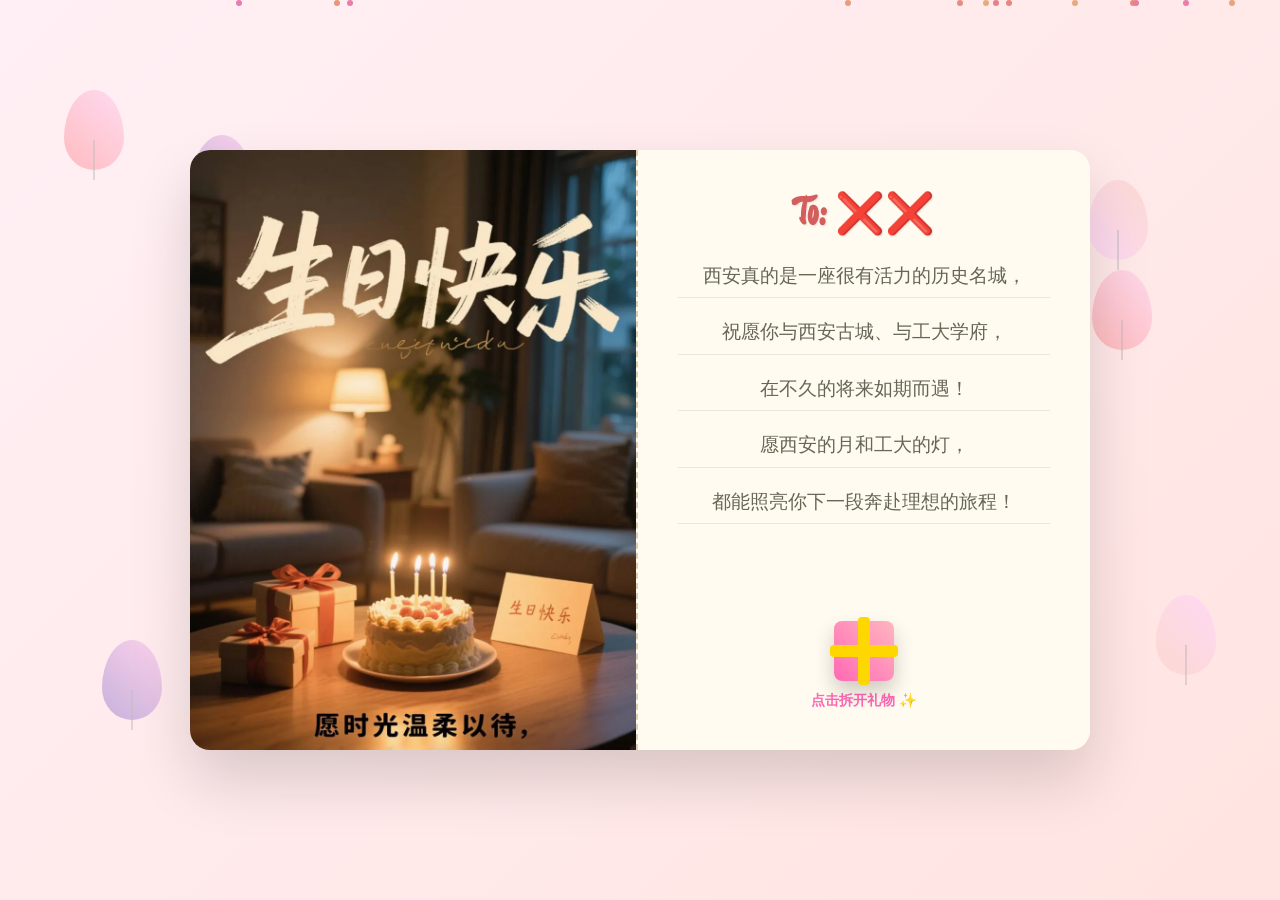
<file: html/贺卡.html>
<!DOCTYPE html>
<html lang="zh-CN">
<head>
    <meta charset="UTF-8">
    <meta name="viewport" content="width=device-width, initial-scale=1.0">
    <title>I love you</title>
    <link href="https://fonts.googleapis.com/css2?family=Ma+Shan+Zheng&display=swap" rel="stylesheet">
    <style>
        * {
            margin: 0;
            padding: 0;
            box-sizing: border-box;
        }

        body {
            /* 修改背景色为暖色调，配合你的生日图片 */
            background: linear-gradient(135deg, #fdfbfb 0%, #ebedee 100%);
            background: linear-gradient(135deg, #FFF0F5 0%, #FFE4E1 100%); /* 浅粉色背景 */
            font-family: 'Microsoft YaHei', 'PingFang SC', Arial, sans-serif;
            overflow: hidden;
            height: 100vh;
            display: flex;
            align-items: center;
            justify-content: center;
            position: relative;
        }

        /* --- 气球背景 (颜色调整为更柔和的暖色系) --- */
        .balloon {
            position: absolute;
            width: 60px;
            height: 80px;
            border-radius: 50% 50% 50% 50% / 60% 60% 40% 40%;
            animation: float 6s ease-in-out infinite;
            opacity: 0.6; /* 让气球淡一点，不要抢戏 */
        }
        .balloon::after {
            content: '';
            position: absolute;
            bottom: -10px;
            left: 50%;
            width: 1px;
            height: 40px;
            background: #999;
            transform: translateX(-50%);
        }
        /* 气球位置保持不变，颜色略作调整 */
        .balloon:nth-child(1) { background: linear-gradient(45deg, #FF9A9E, #FECFEF); top: 10%; left: 5%; }
        .balloon:nth-child(2) { background: linear-gradient(45deg, #a18cd1, #fbc2eb); top: 15%; left: 15%; animation-delay: -1s; }
        .balloon:nth-child(3) { background: linear-gradient(45deg, #ffd1ff, #fad0c4); top: 20%; left: 85%; animation-delay: -2s; }
        .balloon:nth-child(4) { background: linear-gradient(45deg, #ff9a9e, #fecfef); top: 30%; right: 10%; animation-delay: -3s; }
        .balloon:nth-child(5) { background: linear-gradient(45deg, #a18cd1, #fbc2eb); bottom: 20%; left: 8%; animation-delay: -4s; }
        .balloon:nth-child(6) { background: linear-gradient(45deg, #fad0c4, #ffd1ff); bottom: 25%; right: 5%; animation-delay: -5s; }
        .balloon:nth-child(7) { background: linear-gradient(45deg, #ffecd2, #fcb69f); top: 5%; left: 70%; animation-delay: -1.5s; }
        .balloon:nth-child(8) { background: linear-gradient(45deg, #ff9a9e, #fecfef); bottom: 10%; left: 70%; animation-delay: -2.5s; }

        @keyframes float {
            0%, 100% { transform: translateY(0px) rotate(0deg); }
            50% { transform: translateY(-20px) rotate(2deg); }
        }

        /* --- 核心卡片容器 (新设计) --- */
        .card-container {
            display: flex;
            width: 900px; /* 卡片总宽度 */
            max-width: 95%;
            height: 600px; /* 卡片高度 */
            background: #fff;
            border-radius: 20px;
            box-shadow: 0 30px 60px rgba(0,0,0,0.15);
            z-index: 10;
            overflow: hidden; /* 确保图片圆角 */
            position: relative;
            transition: transform 0.3s;
        }

        /* 左侧：图片区域 */
        .card-left {
            flex: 1.2; /* 左侧稍微宽一点 */
            position: relative;
            overflow: hidden;
        }

        .card-image {
            width: 100%;
            height: 100%;
            object-fit: cover; /* 保证图片填满且不变形 */
            transition: transform 0.5s;
        }
        
        /* 鼠标悬停时图片轻微放大 */
        .card-container:hover .card-image {
            transform: scale(1.05);
        }

        /* 右侧：信纸/文字区域 */
        .card-right {
            flex: 1;
            background-color: #FFFBF0; /* 暖米色信纸底色 */
            padding: 40px;
            display: flex;
            flex-direction: column;
            justify-content: center;
            align-items: center;
            position: relative;
            text-align: center;
            border-left: 2px dashed #e0d0b0; /* 分割线，模拟撕纸效果 */
        }

        /* 文字样式优化 */
        .greeting-header {
            font-family: 'Ma Shan Zheng', 'KaiTi', serif; /* 手写体 */
            font-size: 2.5rem;
            color: #d45d5d; /* 偏红的暖色 */
            margin-bottom: 20px;
            text-shadow: 1px 1px 2px rgba(0,0,0,0.1);
        }

        .greeting-content {
            font-family: 'KaiTi', 'SimKai', serif;
            font-size: 1.2rem;
            color: #665;
            line-height: 2;
            margin-bottom: 30px;
            width: 100%;
        }

        /* 模拟信纸横线 */
        .paper-line {
            border-bottom: 1px solid rgba(200, 180, 160, 0.3);
            display: block;
            margin-bottom: 15px;
            padding-bottom: 2px;
        }

        /* 礼物盒样式 (保持原有动画，调整位置) */
        .gift-box-wrapper {
            margin-top: auto;
            display: flex;
            flex-direction: column;
            align-items: center;
        }

        .gift-box {
            width: 60px;
            height: 60px;
            background: linear-gradient(45deg, #FF69B4, #FFB6C1);
            position: relative;
            border-radius: 8px;
            box-shadow: 0 10px 20px rgba(0,0,0,0.2);
            cursor: pointer;
            animation: shake 3s infinite;
        }
        
        .gift-box:hover { transform: scale(1.1); }

        .gift-box::before {
            content: ''; position: absolute; top: -4px; left: 50%;
            transform: translateX(-50%); width: 12px; height: 68px;
            background: #FFD700; border-radius: 4px;
        }
        .gift-box::after {
            content: ''; position: absolute; top: 24px; left: -4px;
            width: 68px; height: 12px;
            background: #FFD700; border-radius: 4px;
        }

        @keyframes shake {
            0%, 100% { transform: rotate(0deg); }
            10% { transform: rotate(-5deg); }
            20% { transform: rotate(5deg); }
            30% { transform: rotate(0deg); }
        }

        .click-hint {
            font-size: 0.9rem;
            color: #FF69B4;
            margin-top: 10px;
            font-weight: bold;
        }

        /* --- 动画特效层 (保持原有逻辑) --- */
        .floating-images, .floating-particles, .fireworks {
            position: absolute;
            top: 0; left: 0; width: 100%; height: 100%;
            pointer-events: none;
            z-index: 5; /* 在卡片下面，背景之上 */
        }
        
        /* 烟花层要在最上面 */
        .fireworks { z-index: 20; }

        /* --- 浮现图片样式 (修改版：飘落的明信片) --- */
        .floating-image {
            position: absolute;
            width: 140px; /* 稍微调小一点，精致一些 */
            height: auto; /* 高度自适应 */
            max-height: 140px;
            
            /* 核心修改：拍立得风格 */
            border: 6px solid #fff; /* 白色边框 */
            border-bottom-width: 15px; /* 底部边框加厚，像拍立得 */
            border-radius: 4px; /* 轻微圆角 */
            box-shadow: 0 4px 15px rgba(0, 0, 0, 0.15); /* 柔和阴影 */
            background-color: #fff;
            
            opacity: 0;
            top: -200px; /* 初始位置在屏幕上方外面 */
            
            /* 动画：飘落 */
            animation: fallDown linear forwards;
            
            object-fit: cover;
            z-index: 4; /* 放在卡片后面，背景气球前面，增加层次感 */
            pointer-events: none; /* 让鼠标可以穿透图片点击后面的东西 */
        }

        /* 飘落动画关键帧 */
        @keyframes fallDown {
            0% {
                opacity: 0;
                transform: translateY(0) translateX(0) rotate(var(--start-rot));
            }
            10% {
                opacity: 0.9; /* 出现 */
            }
            80% {
                opacity: 0.9;
            }
            100% {
                opacity: 0; /* 落地消失 */
                /* 核心：向下移动到屏幕底部 (120vh)，同时横向轻微位移 */
                transform: translateY(120vh) translateX(var(--end-x)) rotate(var(--end-rot));
            }
        }

        .particle {
            position: absolute; width: 6px; height: 6px;
            background: #FF69B4; border-radius: 50%;
            animation: particle-float 8s linear infinite;
        }
        @keyframes particle-float {
            0% { transform: translateY(100vh); opacity: 1; }
            100% { transform: translateY(-100px); opacity: 0; }
        }

        .firework {
            position: absolute; width: 6px; height: 6px;
            background: radial-gradient(circle, #fff, transparent);
            border-radius: 50%;
            animation: explode 1.5s infinite;
        }
        @keyframes explode {
            0% { transform: scale(0); opacity: 1; }
            100% { transform: scale(25); opacity: 0; }
        }

        /* --- 响应式适配 (手机端变为上下结构) --- */
        @media (max-width: 768px) {
            .card-container {
                flex-direction: column;
                height: 85vh;
                width: 90%;
            }
            .card-left {
                flex: 1;
                max-height: 40%;
            }
            .card-right {
                flex: 1.5;
                padding: 20px;
            }
            .greeting-header { font-size: 2rem; }
            .greeting-content { font-size: 1rem; }
        }
    </style>
</head>
<body>
    <div class="balloon"></div><div class="balloon"></div>
    <div class="balloon"></div><div class="balloon"></div>
    <div class="balloon"></div><div class="balloon"></div>

    <div class="floating-images" id="floatingImages"></div>
    <div class="floating-particles" id="particles"></div>
    <div class="fireworks" id="fireworks"></div>
    
    <div class="card-container">
        <div class="card-left">
            <img src="生日贺卡.jpg" alt="生日快乐" class="card-image">
        </div>

        <div class="card-right">
            <h1 class="greeting-header">To: ❌❌</h1>
            
            <div class="greeting-content">
                <span class="paper-line">西安真的是一座很有活力的历史名城，</span>
                <span class="paper-line">祝愿你与西安古城、与工大学府，</span>
                <span class="paper-line">在不久的将来如期而遇！</span>
                <span class="paper-line">愿西安的月和工大的灯，</span>
                <span class="paper-line">都能照亮你下一段奔赴理想的旅程！</span>
                <!--<span class="paper-line" style="margin-top: 20px;"><b>祝你生日快乐！</b></span>-->
            </div>

            <div class="gift-box-wrapper" onclick="goToEasterEgg()">
                <div class="gift-box"></div>
                <div class="click-hint">点击拆开礼物 ✨</div>
            </div>
            
            </div>
    </div>

    <audio id="backgroundMusic" loop autoplay>
        <source src="../music/月球下的人.mp3" type="audio/mpeg">
    </audio>

    <script>
        // --- 保持原有的 JavaScript 逻辑完全不变 ---
        let imageAnimationStarted = false;
        let imageInterval;
        let audioElement;
        let currentImageIndex = 0;

        function initializeAudio() {
            audioElement = document.getElementById('backgroundMusic');
            const urlParams = new URLSearchParams(window.location.search);
            const audioTime = urlParams.get('audioTime');

            // 1. 设置播放进度
            if (audioTime) {
                audioElement.currentTime = parseFloat(audioTime);
            } else {
                // 如果没有URL参数，尝试读取缓存
                const savedTime = sessionStorage.getItem('audioCurrentTime');
                if (savedTime) {
                    audioElement.currentTime = parseFloat(savedTime);
                }
            }

            // 2. 【核心】尝试暴力自动播放
            // 我们不等待点击，直接请求播放
            var playPromise = audioElement.play();

            if (playPromise !== undefined) {
                playPromise.catch(error => {
                    console.log('浏览器拦截了自动播放，需要用户交互:', error);
                    // 3. 【补救措施】
                    // 如果浏览器真的不让播（比如在微信里），我们没办法强行突破。
                    // 这里添加一个全屏隐形监听：用户只要碰一下屏幕任何地方（不仅仅是礼物盒），音乐立马响
                    document.addEventListener('click', function resumePlay() {
                        audioElement.play();
                        document.removeEventListener('click', resumePlay);
                    }, { once: true });
                    document.addEventListener('touchstart', function resumePlay() {
                        audioElement.play();
                        document.removeEventListener('touchstart', resumePlay);
                    }, { once: true });
                });
            }

            // 4. 继续记录时间，为后续可能的刷新做准备
            setInterval(() => {
                if (audioElement && !audioElement.paused) {
                    sessionStorage.setItem('audioCurrentTime', audioElement.currentTime);
                }
            }, 1000);
        }

        function createFloatingImages() {
            if (imageAnimationStarted) return;
            imageAnimationStarted = true;
            const imagesContainer = document.getElementById('floatingImages');
            
            // 【新增】开场瞬间先撒一把（立刻生成5张），避免一开始空荡荡的
            for(let i = 0; i < 5; i++) {
                setTimeout(() => showNextImage(), i * 300);
            }

            // 【修改】将时间间隔从 2000 改为 600 (数值越小，图片越多/越密)
            imageInterval = setInterval(() => { 
                showNextImage(); 
                // 偶尔（30%概率）额外再多生成一张，制造错落感
                if(Math.random() > 0.7) {
                    setTimeout(() => showNextImage(), 300);
                }
            }, 700); 
        }

        // 修改这里为 18 张图片
        const maxImages = 18; 

       // 2. 修改图片生成与选取函数
        function showNextImage() {
            const imagesContainer = document.getElementById('floatingImages');
            
            // 【核心修改】改为随机抽取 1 到 18 之间的数字
            const randomIndex = Math.floor(Math.random() * maxImages) + 1;
            
            const image = document.createElement('img');
            image.className = 'floating-image';
            
            // 使用随机生成的序号
            image.src = `../img/流图${randomIndex}.jpg`; 
            
            // --- 随机参数生成 (保持之前的优化逻辑) ---
            // 1. 起始水平位置 (0% 到 100%)
            const startLeft = Math.random() * 100;
            image.style.left = startLeft + '%';
            
            // 2. 动画持续时间 (10秒 到 18秒)
            const duration = Math.random() * 8 + 10;
            image.style.animationDuration = duration + 's';
            
            // 3. 随机大小 (新增：让图片大小有区别，0.8倍到1.2倍之间)
            // 这样画面看起来更有层次感，不会像复制粘贴的
            const scale = Math.random() * 0.4 + 0.8; 
            image.style.transform = `scale(${scale})`; 

            // 4. 设置 CSS 变量，控制随机的旋转和飘落方向
            const startRot = (Math.random() * 30 - 15) + 'deg';
            const endRot = (Math.random() * 90 - 45) + 'deg';
            const endX = (Math.random() * 200 - 100) + 'px';

            image.style.setProperty('--start-rot', startRot);
            image.style.setProperty('--end-rot', endRot);
            image.style.setProperty('--end-x', endX);
            
            image.onerror = function() { this.style.display = 'none'; };
            imagesContainer.appendChild(image);
            
            // 动画结束后移除元素
            setTimeout(() => { if (image.parentNode) image.remove(); }, duration * 1000);
        }

        function createParticles() {
            const particlesContainer = document.getElementById('particles');
            setInterval(() => {
                const particle = document.createElement('div');
                particle.className = 'particle';
                particle.style.left = Math.random() * 100 + '%';
                particle.style.animationDuration = (Math.random() * 3 + 5) + 's';
                particle.style.background = `hsl(${Math.random() * 60 + 330}, 70%, 70%)`; // 调整粒子颜色为粉/紫色
                particlesContainer.appendChild(particle);
                setTimeout(() => { particle.remove(); }, 8000);
            }, 300);
        }

        function createFireworks() {
            const fireworksContainer = document.getElementById('fireworks');
            for (let i = 0; i < 30; i++) {
                const firework = document.createElement('div');
                firework.className = 'firework';
                firework.style.left = Math.random() * 100 + '%';
                firework.style.top = Math.random() * 100 + '%';
                firework.style.background = `hsl(${Math.random() * 60 + 300}, 70%, 60%)`;
                firework.style.animationDelay = Math.random() * 0.5 + 's';
                fireworksContainer.appendChild(firework);
                setTimeout(() => { firework.remove(); }, 1500);
            }
            playBirthdaySong();
        }

        function goToEasterEgg() {
            // 1. 立即启动视觉特效 (保持不变)
            createFireworks();
            setTimeout(() => { createFloatingImages(); }, 1000);
            
            // --- 时间配置 ---
            const totalWaitTime = 25000; // 总等待时间：25000毫秒 (25秒)
            const fadeDuration = 1000;   // 淡出持续时间：1000毫秒 (1秒)
            // 计算何时开始淡出：总时间 - 淡出时间 (25000 - 1000 = 24000)
            const fadeStartTime = totalWaitTime - fadeDuration; 

            // 2. 【核心修改】设置定时器，在最后1秒才开始淡出音乐
            setTimeout(() => {
                fadeOutAudio(fadeDuration); 
            }, fadeStartTime);

            // 3. 页面跳转 (时间到了就跳)
            setTimeout(() => {
                if (imageInterval) clearInterval(imageInterval);
                window.location.href = '../html/彩蛋原版.html'; 
            }, totalWaitTime); 
        }

        // 【新增】音乐淡出专用函数
        function fadeOutAudio(duration) {
            // 使用你代码里定义的全局变量 audioElement
            if (!audioElement || audioElement.paused) return;

            var currentVolume = audioElement.volume; // 获取当前音量
            var interval = 50; // 每50毫秒调整一次
            var step = currentVolume / (duration / interval); // 计算每一步减多少音量

            var fadeTimer = setInterval(function() {
                if (audioElement.volume > 0.05) { // 如果音量还大于 0.05
                    // 防止计算误差导致音量小于0报错
                    audioElement.volume = Math.max(0, audioElement.volume - step);
                } else {
                    // 音量已经很小了，直接静音并清除定时器
                    audioElement.volume = 0;
                    audioElement.pause();
                    clearInterval(fadeTimer);
                }
            }, interval);
        }

        function playBirthdaySong() {
            if ('AudioContext' in window || 'webkitAudioContext' in window) {
                const AudioContext = window.AudioContext || window.webkitAudioContext;
                const audioCtx = new AudioContext();
                const notes = [261.63, 261.63, 293.66, 261.63, 349.23, 329.63, 261.63, 261.63, 293.66, 261.63, 392.00, 349.23];
                notes.forEach((freq, index) => {
                    setTimeout(() => {
                        const oscillator = audioCtx.createOscillator();
                        const gainNode = audioCtx.createGain();
                        oscillator.connect(gainNode);
                        gainNode.connect(audioCtx.destination);
                        oscillator.frequency.value = freq;
                        oscillator.type = 'sine';
                        gainNode.gain.setValueAtTime(0.05, audioCtx.currentTime);
                        gainNode.gain.exponentialRampToValueAtTime(0.01, audioCtx.currentTime + 0.4);
                        oscillator.start(audioCtx.currentTime);
                        oscillator.stop(audioCtx.currentTime + 0.4);
                    }, index * 400);
                });
            }
        }

        document.addEventListener('DOMContentLoaded', function() {
            initializeAudio();
            createParticles();
            document.addEventListener('click', function(e) {
                if (e.target.closest('.card-container')) return; // 点击卡片不触发随机烟花，避免干扰
                const firework = document.createElement('div');
                firework.className = 'firework';
                firework.style.left = e.clientX + 'px';
                firework.style.top = e.clientY + 'px';
                firework.style.background = `hsl(${Math.random() * 60 + 300}, 70%, 60%)`;
                firework.style.position = 'fixed';
                document.getElementById('fireworks').appendChild(firework);
                setTimeout(() => { firework.remove(); }, 1500);
            });
            
            document.addEventListener('visibilitychange', function() {
                if (document.hidden) {
                    if (audioElement && !audioElement.paused) sessionStorage.setItem('audioCurrentTime', audioElement.currentTime);
                } else {
                    if (audioElement) {
                        const savedTime = sessionStorage.getItem('audioCurrentTime');
                        if (savedTime) audioElement.currentTime = parseFloat(savedTime);
                        audioElement.play().catch(e => console.log(e));
                    }
                }
            });
        });
        window.addEventListener('beforeunload', function() {
            if (audioElement && !audioElement.paused) sessionStorage.setItem('audioCurrentTime', audioElement.currentTime);
        });
    </script>
</body>
</html>
</file>
<file: css/styles.css>
@font-face {
    font-family: "HanYiShangWei"; /* 自定义字体名，任意取名 */
    src: url("../字体/汉仪尚巍手书W.ttf") format("truetype");
    font-weight: normal;
    font-style: normal;
    font-display: swap;
}
@font-face {
    font-family: "YuWei"; /* 自定义字体名，任意取名 */
    src: url("../字体/禹卫书法行书简体.ttf") format("truetype");
    font-weight: normal;
    font-style: normal;
    font-display: swap;
}

* {
  box-sizing: border-box;
  margin: 0;
  padding: 0;
  font-weight: 300;
}
body {
  font-family:"Microsoft YaHei";
  color: white;
  font-weight: 300;
}
body ::-webkit-input-placeholder {
  /* WebKit browsers */
  font-family:"Microsoft YaHei";
  color: white;
  font-weight: 300;
}
body :-moz-placeholder {
  /* Mozilla Firefox 4 to 18 */
  font-family:"Microsoft YaHei";
  color: white;
  opacity: 1;
  font-weight: 300;
}
body ::-moz-placeholder {
  /* Mozilla Firefox 19+ */
  font-family:"Microsoft YaHei";
  color: white;
  opacity: 1;
  font-weight: 300;
}
body :-ms-input-placeholder {
  /* Internet Explorer 10+ */
  font-family:"Microsoft YaHei";
  color: white;
  font-weight: 300;
}
.wrapper {
  background: #ee9ca7;
  background: -webkit-linear-gradient(top left, #ee9ca7 0%, #ee9ca7 100%);
  background: linear-gradient(to bottom right, #ee9ca7 0%, #ee9ca7 100%);
  background-color:rgba(255,255,255,0.9);
  position: absolute;
  top:0;
  left: 0;
  width: 100%;
  height: 100%;
  overflow: hidden;

}

.wrapper.form-success .container h1 {
  -webkit-transform: translateY(85px);
      -ms-transform: translateY(85px);
          transform: translateY(85px);
}
.container {
  max-width: 600px;
  margin: 0 auto;
  margin-top: 0%;
  padding: 80px 0;
  height: 400px;
  text-align: center;
}
.container h1 {
  font-size: 40px;
  -webkit-transition-duration: 1s;
          transition-duration: 1s;
  -webkit-transition-timing-function: ease-in-put;
          transition-timing-function: ease-in-put;
  font-weight: 200;
}
form {
  padding: 40px 0;
  position: relative;
  z-index: 2;
}
form input {
  -webkit-appearance: none;
     -moz-appearance: none;
          appearance: none;
  outline: 0;
  border: 1px solid rgba(255, 255, 255, 0.4);
  background-color: rgba(255, 255, 255, 0.2);
  width: 250px;
  border-radius: 3px;
  padding: 10px 15px;
  margin: 0 auto 10px auto;
  display: block;
  text-align: center;
  font-family: "Microsoft YaHei";
  font-size: 18px;
  color: white;
  -webkit-transition-duration: 0.25s;
          transition-duration: 0.25s;
  font-weight: 300;
}
form input:hover {
  background-color: rgba(255, 255, 255, 0.4);
}
form input:focus {
  background-color: white;
  width: 300px;
  color: #79A8AE;
}
form button {
  -webkit-appearance: none;
     -moz-appearance: none;
          appearance: none;
  outline: 0;
  background-color: white;
  font-family: "Microsoft YaHei";
  border: 0;
  padding: 10px 15px;
  color: #79A8AE;
  border-radius: 3px;
  width: 250px;
  cursor: pointer;
  font-size: 18px;
  -webkit-transition-duration: 0.25s;
          transition-duration: 0.25s;
}
form button:hover {
  background-color: #f5f7f9;
}
.bg-bubbles {
  position: absolute;
  top: 0;
  left: 0;
  width: 100%;
  height: 100%;
  z-index: 1;
}
.bg-bubbles li {
  position: absolute;
  list-style: none;
  display: block;
  width: 40px;
  height: 40px;
  background-color: rgba(255, 255, 255, 0.15);
  bottom: -160px;
  -webkit-animation: square 30s infinite;
  animation: square 30s infinite;
  -webkit-transition-timing-function: linear;
  transition-timing-function: linear;
}
.bg-bubbles li:nth-child(1) {
  left: 10%;
}
.bg-bubbles li:nth-child(2) {
  left: 20%;
  width: 80px;
  height: 80px;
  -webkit-animation-delay: 2s;
          animation-delay: 2s;
  -webkit-animation-duration: 17s;
          animation-duration: 17s;
}
.bg-bubbles li:nth-child(3) {
  left: 25%;
  -webkit-animation-delay: 4s;
          animation-delay: 4s;
}
.bg-bubbles li:nth-child(4) {
  left: 40%;
  width: 60px;
  height: 60px;
  -webkit-animation-duration: 22s;
          animation-duration: 22s;
  background-color: rgba(255, 255, 255, 0.25);
}
.bg-bubbles li:nth-child(5) {
  left: 70%;
}
.bg-bubbles li:nth-child(6) {
  left: 80%;
  width: 120px;
  height: 120px;
  -webkit-animation-delay: 3s;
          animation-delay: 3s;
  background-color: rgba(255, 255, 255, 0.2);
}
.bg-bubbles li:nth-child(7) {
  left: 32%;
  width: 160px;
  height: 160px;
  -webkit-animation-delay: 7s;
          animation-delay: 7s;
}
.bg-bubbles li:nth-child(8) {
  left: 55%;
  width: 20px;
  height: 20px;
  -webkit-animation-delay: 15s;
          animation-delay: 15s;
  -webkit-animation-duration: 40s;
          animation-duration: 40s;
}
.bg-bubbles li:nth-child(9) {
  left: 25%;
  width: 10px;
  height: 10px;
  -webkit-animation-delay: 2s;
          animation-delay: 2s;
  -webkit-animation-duration: 40s;
          animation-duration: 40s;
  background-color: rgba(255, 255, 255, 0.3);
}
.bg-bubbles li:nth-child(10) {
  left: 90%;
  width: 160px;
  height: 160px;
  -webkit-animation-delay: 11s;
          animation-delay: 11s;
}
@-webkit-keyframes square {
  0% {
    -webkit-transform: translateY(0);
            transform: translateY(0);
  }
  100% {
    -webkit-transform: translateY(-900px) rotate(600deg);
            transform: translateY(-900px) rotate(600deg);
  }
}
@keyframes square {
  0% {
    -webkit-transform: translateY(0);
            transform: translateY(0);
  }
  100% {
    -webkit-transform: translateY(-900px) rotate(600deg);
            transform: translateY(-900px) rotate(600deg);
  }
}
</file>
<file: css/stylel.css>
@font-face {
    font-family: "HanYiShangWei"; /* 自定义字体名，任意取名 */
    src: url("../字体/汉仪尚巍手书W.ttf") format("truetype");
    font-weight: normal;
    font-style: normal;
    font-display: swap;
}
@font-face {
    font-family: "YuWei"; /* 自定义字体名，任意取名 */
    src: url("../字体/禹卫书法行书简体.ttf") format("truetype");
    font-weight: normal;
    font-style: normal;
    font-display: swap;
}

body {
  font-family: "Avenir", "Helvetica Neue", Helvetica, Arial, sans-serif;
  background: #ee9ca7;
  color: #666;
  font-size: 16px;
  line-height: 1.5em;
}

h1 {
  color: #111;
  margin: 0 0 12px 0;
  font-size: 24px;
  line-height: 1.5em;
}

p {
  margin: 0 0 10x 0;
}

a {
  color: #888;
  text-decoration: none;
  border-bottom: 1px solid #ccc;
}

a:hover {
  border-bottom-color: #888;
}

body,
.overlay {
  -webkit-perspective: 1000;
  perspective: 1000;
  -webkit-perspective-origin-y: 25%;
}

.body--ready {
  /* Ideas
  background: -webkit-linear-gradient(top, #e2b986 -10%, #241c35 140%);
  background: -webkit-linear-gradient(top, #c97369 -40%, #241c35 130%);
  background: -webkit-linear-gradient(top, #fac4c4 -10%, #606386 140%);
  background: -webkit-linear-gradient(top, #519ab0 0%, #414A6D 110%);
  background: -webkit-linear-gradient(top, rgb(129, 0, 170) 0%, rgb(43, 4, 114) 110%);
  background: -webkit-linear-gradient(top, rgb(163, 235, 189) 0%, rgb(16, 93, 145) 110%);
  background: -webkit-linear-gradient(top, rgb(165, 103, 189) 0%, rgb(75, 233, 214) 120%);
  */

  background: -webkit-linear-gradient(top, rgb(238, 156, 167) 0%, rgb(238, 156, 167) 120%);
  background: -moz-linear-gradient(top, rgb(238, 156, 167) 0%, rgb(238, 156, 167) 120%);
  background: -o-linear-gradient(top, rgb(238, 156, 167) 0%, rgb(238, 156, 167) 120%);
  background: -ms-linear-gradient(top, rgb(238, 156, 167) 0%, rgb(238, 156, 167) 120%);
  background: linear-gradient(top, rgb(238, 156, 167) 0%, rgb(238, 156, 167) 120%);
}

.body--ready .overlay {
  -webkit-transition: -webkit-transform 0.7s cubic-bezier(0.694, 0.0482, 0.335, 1),
                      opacity 0.7s cubic-bezier(0.694, 0.0482, 0.335, 1);
  -moz-transition: -moz-transform 0.7s cubic-bezier(0.694, 0.0482, 0.335, 1),
                      opacity 0.7s cubic-bezier(0.694, 0.0482, 0.335, 1);
  -ms-transition: -ms-transform 0.7s cubic-bezier(0.694, 0.0482, 0.335, 1),
                      opacity 0.7s cubic-bezier(0.694, 0.0482, 0.335, 1);
  -o-transition: -o-transform 0.7s cubic-bezier(0.694, 0.0482, 0.335, 1),
                      opacity 0.7s cubic-bezier(0.694, 0.0482, 0.335, 1);
  transition: transform 0.7s cubic-bezier(0.694, 0.0482, 0.335, 1),
                      opacity 0.7s cubic-bezier(0.694, 0.0482, 0.335, 1);
}


.ui {
  position: absolute;
  left: 50%;
  bottom: 5%;
  width: 300px;
  margin-left: -150px;
}

.ui-input {
  display: none;
  width: 100%;
  height: 50px;
  background: none;
  font-size: 24px;
  font-weight: bold;
  color: #fff;
  text-align: center;
  border: none;
  border-bottom: 2px solid white;
}

.ui-input:focus {
  outline: none;
  border: none;
  border-bottom: 2px solid white;
}

.ui-return {
  display: none;
  position: absolute;
  top: 20px;
  right: 0;
  padding: 3px 2px 0 2px;
  font-size: 10px;
  line-height: 10px;
  color: #fff;
  border: 1px solid #fff;
}

.ui--enter .ui-return {
  display: block;
}

.ui--wide {
  width: 76%;
  margin-left: 12%;
  left: 0;
}

.ui--wide .ui-return {
  right: -20px;
}

.help {
  display: none;
  position: absolute;
  top: 40px;
  right: 40px;
  width: 25px;
  height: 25px;
  text-align: center;
  font-size: 13px;
  line-height: 27px;
  font-weight: bold;
  cursor: pointer;
  background: #fff;
  color: #79a8ae;
  opacity: .9;

  -webkit-transition: opacity 0.1s cubic-bezier(0.694, 0.0482, 0.335, 1);
  -moz-transition: opacity 0.1s cubic-bezier(0.694, 0.0482, 0.335, 1);
  -ms-transition: opacity 0.1s cubic-bezier(0.694, 0.0482, 0.335, 1);
  -o-transition: opacity 0.1s cubic-bezier(0.694, 0.0482, 0.335, 1);
  transition: opacity 0.1s cubic-bezier(0.694, 0.0482, 0.335, 1);
}

.help:hover {
  opacity: 1;
}

.overlay {
  position: absolute;
  top: 50%;
  left: 50%;
  width: 550px;
  height: 490px;
  margin: -260px 0 0 -275px;
  opacity: 0;

  -webkit-transform: rotateY(90deg);
  -moz-transform: rotateY(90deg);
  -ms-transform: rotateY(90deg);
  -o-transform: rotateY(90deg);
  transform: rotateY(90deg);
}

.overlay--visible {
  opacity: 1;

  -webkit-transform: rotateY(0);
  -moz-transform: rotateY(0);
  -ms-transform: rotateY(0);
  -o-transform: rotateY(0);
  transform: rotateY(0);
}

.ui-share,
.ui-details {
  opacity: .9;
  background: #fff;
  z-index: 2;
}

.ui-details-content,
.ui-share-content {
  padding: 100px 50px;
}

.commands {
  margin: 0;
  padding: 0;
  list-style: none;
  cursor: pointer;
}

.commands-item {
  font-size: 12px;
  line-height: 22px;
  font-weight: bold;
  text-transform: uppercase;
  letter-spacing: 1px;
  padding: 20px;
  background: #fff;
  margin-top: 1px;
  color: #333;
  opacity: .9;

  -webkit-transition: -webkit-transform 0.7s cubic-bezier(0.694, 0.0482, 0.335, 1),
                      opacity 0.1s cubic-bezier(0.694, 0.0482, 0.335, 1);
  -moz-transition: -moz-transform 0.1s cubic-bezier(0.694, 0.0482, 0.335, 1),
                      opacity 0.1s cubic-bezier(0.694, 0.0482, 0.335, 1);
  -ms-transition: -ms-transform 0.1s cubic-bezier(0.694, 0.0482, 0.335, 1),
                      opacity 0.1s cubic-bezier(0.694, 0.0482, 0.335, 1);
  -o-transition: -o-transform 0.1s cubic-bezier(0.694, 0.0482, 0.335, 1),
                      opacity 0.1s cubic-bezier(0.694, 0.0482, 0.335, 1);
  transition: transform 0.1s cubic-bezier(0.694, 0.0482, 0.335, 1),
                      opacity 0.1s cubic-bezier(0.694, 0.0482, 0.335, 1);
}

.commands-item--gap {
  margin-top: 9px;
}

.commands-item:hover {
  opacity: 1;
}

.commands-item:hover .commands-item-action {
  background: #333;
}

.commands-item a {
  display: inline-block;
}

.commands-item-mode {
  display: inline-block;
  margin-left: 3px;
  font-style: italic;
  color: #ccc;
}

.commands-item-title {
  display: inline-block;
  width: 150px;
}

.commands-item-info {
  display: inline-block;
  width: 300px;
  font-size: 14px;
  text-transform: none;
  letter-spacing: 0;
  font-weight: normal;
  color: #aaa;
}

.commands-item-action {
  display: block;
  float: right;
  margin-top: 3px;
  text-transform: uppercase;
  font-size: 10px;
  line-height: 10px;
  color: #fff;
  background: #90c9d1;
  padding: 5px 10px 4px 10px;
  border-radius: 3px;
}

.commands-item:first-child {
  margin-top: 0;
}

.twitter-share {
  position: absolute;
  top: 4px;
  right: 20px;
}


.tabs-labels {
  margin-bottom: 9px;
}

.tabs-label {
  display: inline-block;
  background: #fff;
  padding: 10px 20px;
  font-size: 12px;
  line-height: 22px;
  font-weight: bold;
  text-transform: uppercase;
  letter-spacing: 1px;
  color: #333;
  opacity: .5;
  cursor: pointer;
  margin-right: 2px;

  -webkit-transition: opacity 0.1s cubic-bezier(0.694, 0.0482, 0.335, 1);
  -moz-transition: opacity 0.1s cubic-bezier(0.694, 0.0482, 0.335, 1);
  -ms-transition: opacity 0.1s cubic-bezier(0.694, 0.0482, 0.335, 1);
  -o-transition: opacity 0.1s cubic-bezier(0.694, 0.0482, 0.335, 1);
  transition: opacity 0.1s cubic-bezier(0.694, 0.0482, 0.335, 1);
}

.tabs-label:hover {
  opacity: .9;
}

.tabs-label--active {
  opacity: .9;
}

.tabs-panel {
  display: none;
}

.tabs-panel--active {
  display: block;
}

.tab-panel {
  position: absolute;
  top: 0;
  left: 0;
  width: 100%;
}

.touch .ui-input {
  display: none;
}
</file>
<file: css/信封.css>
@font-face {
    font-family: "HanYiShangWei";
    src: url("../字体/汉仪尚巍手书W.ttf") format("truetype");
    font-weight: normal;
    font-style: normal;
    font-display: swap;
}
@font-face {
    font-family: "YuWei";
    src: url("../字体/禹卫书法行书简体.ttf") format("truetype");
    font-weight: normal;
    font-style: normal;
    font-display: swap;
}

body {
    width: 100vw;
    height: 100vh;
    display: flex;
    justify-content: center;
    align-items: center;
    /* 背景色稍微调深一点，突出信封 */
    background-image: url("../img/风景照2.jpg") ;
    /* 确保图片铺满屏幕，不重复 */
    background-size: cover;
    background-position: center;
    background-repeat: no-repeat;

    margin: 0;
    overflow: hidden;
}

/* ================== 核心修改：信封主体 ================== */
.card {
    width: 800px;
    height: 450px;
    
    /* 1. 结构修改：底部改为平整的矩形背景，不再需要 ::after 伪元素 */
    /* 2. 质感修改：加入噪点纹理和细微渐变，模拟粗糙牛皮纸感 */
    background-color: #1a3c5a; /* 深蓝底色 */
    background-image: 
        /* 噪点纹理层 */
        url("data:image/svg+xml,%3Csvg viewBox='0 0 200 200' xmlns='http://www.w3.org/2000/svg'%3E%3Cfilter id='n'%3E%3CfeTurbulence type='fractalNoise' baseFrequency='0.7' numOctaves='3' stitchTiles='stitch'/%3E%3C/filter%3E%3Crect width='100%25' height='100%25' filter='url(%23n)' opacity='0.08'/%3E%3C/svg%3E"),
        /* 细微的光影渐变层，增加立体感 */
        linear-gradient(to bottom, rgba(255,255,255,0.05), rgba(0,0,0,0.1));
    
    /* 添加一个很细的边框来定义边缘 */
    border: 1px solid #102a44;
    
    color: #e0c38c;
    /* 调整阴影，使其更柔和自然 */
    box-shadow: 0 15px 35px rgba(0, 0, 0, 0.3), 0 5px 15px rgba(0,0,0,0.2);
    
    display: flex;
    justify-content: center;
    align-items: center;
    flex-direction: column;
    position: relative;
    border-radius: 4px; /*稍微加一点圆角 */
}

.card::before {
    content: '';
    position: absolute;
    top: 0;
    left: 0;
    
    /* 1. 结构修改：不再用 border 画图，改用宽高+裁剪 */
    width: 100%;
    height: 240px; /* 盖子的高度 */
    
    /* 2. 形状修改：使用 clip-path 剪裁出一个倒三角形 */
    /* 参数意思：左上角(0 0)，右上角(100% 0)，底部中心(50% 100%) */
    clip-path: polygon(0 0, 100% 0, 50% 100%);
    -webkit-clip-path: polygon(0 0, 100% 0, 50% 100%); /* 兼容性 */

    /* 3. 质感修改：关键点！现在可以给盖子加同样的噪点纹理了 */
    background-color: #234b6e; /* 比主体稍微亮一点的蓝色，区分层次 */
    background-image: 
        /* 复制 .card 里的噪点代码 */
        url("data:image/svg+xml,%3Csvg viewBox='0 0 200 200' xmlns='http://www.w3.org/2000/svg'%3E%3Cfilter id='n'%3E%3CfeTurbulence type='fractalNoise' baseFrequency='0.7' numOctaves='3' stitchTiles='stitch'/%3E%3C/filter%3E%3Crect width='100%25' height='100%25' filter='url(%23n)' opacity='0.08'/%3E%3C/svg%3E"),
        /* 加一点光泽渐变 */
        linear-gradient(to bottom, rgba(255,255,255,0.1), rgba(0,0,0,0.05));
    
    z-index: 1; 
    transform-origin: top;
    
    /* 4. 投影修改：clip-path 切割后 box-shadow 会失效，必须用 drop-shadow */
    filter: drop-shadow(0 4px 6px rgba(0,0,0,0.3));

    /* 新增：添加 transform 过渡时间 */
    transition: transform 2.5s ease-in-out, z-index 2.5s;
    transform-origin: top; /* 确保沿着顶部边缘旋转 */
}

/* ================== 文字样式 "Best wishes" ================== */
.text.envelope-msg {
    z-index: 10; 
    position: absolute;
    /* 调整文字位置，使其位于信封盖子上方 */
    top: 80px;
    
    font-family: 'Brush Script MT', cursive; 
    font-size: 3.8em;
    /* 质感修改：金色文字，带有一点点磨砂和发光效果 */
    color: #f1dfa8; 
    text-shadow: 1px 1px 2px rgba(0,0,0,0.4), 0 0 10px rgba(241, 223, 168, 0.3);
    
    transform: rotate(-4deg); 
    letter-spacing: 2px;
}

/* ================== 爱心/火漆印章 ================== */
.heart {
    position: absolute;
    /* 结构修改：将印章移到盖子的尖端位置 */
    top: 210px; /* 240px(盖子高度) - 30px(印章半径) */
    
    width: 60px;
    height: 60px;
    /* 质感修改：火漆颜色更深，边缘更明显 */
    background: radial-gradient(circle at 30% 30%, #d35400, #a93226);
    border-radius: 50%;
    box-shadow: 0 3px 6px rgba(0,0,0,0.4);
    
    z-index: 20; 
    cursor: pointer;
    /* 增加一个外圈，模拟火漆边缘 */
    border: 3px solid #922b21;
    
    display: flex;
    justify-content: center;
    align-items: center;
    font-family: serif;
    font-weight: bold;
}

/* 可选：在印章中心加一个字母或图案 */
.heart::after {
    content: '✉';
    color: #e6b0aa;
    font-size: 28px;
    text-shadow: 0 1px 1px rgba(0,0,0,0.3);
}

/* ------------------------------------------------ */
/* 以下是信封打开后的内容样式，保持不变或根据需要微调 */
/* ------------------------------------------------ */
.img{
    height: 100vh;
    width: 100vw;
    position: absolute;
    background-image: url(../img/3.jpg);
    background-size: cover;
    z-index: -1;
}
.txt{
    display: flex;
    justify-content: center;
    line-height: 50px;
    flex-direction: column;
    letter-spacing: 5px;
    color: rgb(246, 236, 236);
    position: relative;
    top: -20px;
    left: -180px;
    font-family: "HanYiShangWei";
}
.txt p{
    margin-left: 100px;
}
.txt p:nth-child(1){
    font-size: 35px;
}
.txt p:nth-child(2){
    font-size: 25px;
}
.txt p:nth-child(3){
    font-size: 25px;
}
.txt p:nth-child(4){
    font-size: 35px;
}

/* ================== 第二屏：信纸/内容区域 ================== */
#box {
    position: absolute;
    left: 0;
    top: 0;
    width: 100vw;
    height: 100vh;
    z-index: -1; 
    opacity: 0; 
    transition: opacity 2s ease-in-out; 

    display: flex;
    flex-direction: column;
    justify-content: flex-start;   
    text-align: left;            
    padding: 15vh 15vw 5vh 15vw; 
    box-sizing: border-box;

    /* 背景设置 */
    background-image: 
        /* 第1层：噪点纹理 (模拟老电影/胶片颗粒感) */
        url("data:image/svg+xml,%3Csvg viewBox='0 0 200 200' xmlns='http://www.w3.org/2000/svg'%3E%3Cfilter id='noise'%3E%3CfeTurbulence type='fractalNoise' baseFrequency='0.8' numOctaves='3' stitchTiles='stitch'/%3E%3C/filter%3E%3Crect width='100%25' height='100%25' filter='url(%23noise)' opacity='0.08'/%3E%3C/svg%3E"),
        
        /* 第2层：径向渐变 (模拟暗角/暗室效果，中间亮四周黑，非常有氛围) */
        radial-gradient(circle at center, rgba(0,0,0,0.3) 0%, rgba(0,0,0,0.7) 100%),
        
        /* 第3层：你的背景图 (请确保路径和文件名正确) */
        url(../img/咖啡店.png); 
    background-size: auto, cover, cover; /* 噪点平铺，遮罩和原图拉伸 */
    background-position: 0 0, center, center;
    background-repeat: repeat, no-repeat, no-repeat;
    
    /* 混合模式：让噪点叠加在画面上，让遮罩压暗背景 */
    background-blend-mode: overlay, normal, normal;
    
    /* 备用背景色 */
    background-color: #1a1a1a;

/* ============ 字体优化：复古白 ============ */
    /* 纯白太刺眼，稍微降一点透明度，更有质感 */
    color: rgba(255, 255, 255, 0.95);
    
    /* 阴影优化：用柔和的弥散阴影代替生硬的黑边，让字像浮在空气中 */
    text-shadow: 0 2px 5px rgba(0, 0, 0, 0.8);

    font-size: 34px;  
    font-weight: normal;
    font-family: 'HanYiShangWei', 'YuWei', "楷体", cursive;
    line-height: 2.1; 
    word-wrap: break-word;
    overflow-y: auto; 
    letter-spacing: 2px;
}
/* 优化滚动条 (Webkit浏览器)，让它不破坏复古感 */
#box::-webkit-scrollbar {
    width: 6px;
}
#box::-webkit-scrollbar-thumb {
    background: rgba(255, 255, 255, 0.2);
    border-radius: 3px;
}
#box::-webkit-scrollbar-track {
    background: transparent;
}

/* === 修改重点 2：段落样式 === */
/* 让每一段（p标签）都首行缩进两个字 */
#box p {
    text-indent: 2em; 
    margin: 0;         /* 去掉默认间距，由JS控制空行 */
    padding-bottom: 20px; /* 每段之间留一点空隙 */
}

/* === 修改重点 3：署名样式 === */
/* 右对齐的类 */
#box .right-align {
    text-align: right;
    text-indent: 0; /* 署名不需要缩进 */
}
/* 2. 给文字和印章也添加过渡，翻开时让它们淡出 */
.card .text,
.card .heart {
    transition: opacity 0.5s ease;
}

/* 3. 定义 .open 状态：盖子翻转 180 度 */
.card.open::before {
    /* 沿着 X 轴旋转 180 度，实现向上翻开 */
    transform: rotateX(180deg);
    z-index: 0; /* 翻开后层级降低，防止遮挡内部（如果有的话） */
}

/* 4. 定义 .open 状态：附着在盖子上的文字和印章消失 */
/* 因为用 CSS 模拟它们跟随伪元素旋转比较复杂，直接淡出视觉上也很自然 */
.card.open .text,
.card.open .heart {
    opacity: 0;
}
/* --- 新增：封蜡点击提示样式 --- */
.click-hint {
    position: absolute;
    /* 位置：放在封蜡正下方 */
    top: 285px; /* 封蜡top(210) + 高度(60) + 间距(15) */
    
    font-size: 32px;
    font-family: 'HanYiShangWei', 'YuWei', serif; /* 使用你的手写字体 */
    color: rgba(224, 195, 140, 0.8); /* 金色，与 Best wishes 呼应 */
    letter-spacing: 2px;
    
    z-index: 25; /* 确保在最上层 */
    pointer-events: none; /* 让它不阻挡鼠标点击 */
    
    /* 动画：呼吸 + 上下浮动 */
    animation: hintFloat 2s ease-in-out infinite;
}

/* 定义浮动动画 */
@keyframes hintFloat {
    0%, 100% {
        opacity: 0.5;
        transform: translateY(0);
    }
    50% {
        opacity: 1;
        transform: translateY(3px); /* 轻微下沉 */
    }
}

/* 当信封翻开时，提示文字也要消失 */
.card.open .click-hint {
    opacity: 0;
    transition: opacity 0.5s ease;
}
/* ================== 通用图片插入样式 ================== */

/* 1. 单张图片容器 (保持不变) */
.inserted-img-box {
    width: 100%;
    display: flex;
    justify-content: center; 
    margin: 15px 0;
}

/* 2. 新增：双张图片容器 (左右并排) */
.double-img-box {
    width: 100%;
    display: flex;
    justify-content: space-between; /* 左右两端对齐，中间留空 */
    align-items: center;
    margin: 15px 0;
    gap: 10px; /* 两张图之间的间隙 */
}

/* 单张图片样式 (保持不变) */
.inserted-img {
    max-width: 90%; 
    height: auto;
    border-radius: 8px;
    box-shadow: 0 4px 8px rgba(0,0,0,0.2);
    /*opacity: 0;
    animation: fadeInImg 1.5s forwards;*/
    transition: all 0.5s ease;
}

/* 新增：双图模式下的图片样式 (宽度设为48%以放得下两张) */
.double-img-item {
    width: 48%; /* 两个加起来 < 100% */
    height: auto;
    border-radius: 6px;
    box-shadow: 0 4px 8px rgba(0,0,0,0.2);
    /*opacity: 0;
    animation: fadeInImg 1.5s forwards;*/
    object-fit: cover;
    transition: all 0.5s ease;
}

@keyframes fadeInImg {
    to { opacity: 1; }
}
</file>
<file: css/styless.css>
@font-face {
    font-family: "HanYiShangWei"; /* 自定义字体名，任意取名 */
    src: url("../字体/汉仪尚巍手书W.ttf") format("truetype");
    font-weight: normal;
    font-style: normal;
    font-display: swap;
}
@font-face {
    font-family: "YuWei"; /* 自定义字体名，任意取名 */
    src: url("../字体/禹卫书法行书简体.ttf") format("truetype");
    font-weight: normal;
    font-style: normal;
    font-display: swap;
}

body {
	display:block;
	margin:0px;
	overflow:hidden;
}

/* --- 修改 .cake-wrapper (整体上移) --- */
.cake-wrapper {
  position: relative;
  transform: scale(2.4); 
  transform-origin: center center;
  /* 将 top 从 100px 改为 0px 或 20px，让整个蛋糕往屏幕上方移动 */
  top: 20px; 
}

/* --- 修改 #cake (蛋糕本体上移找蜡烛) --- */
#cake {
  display: block;
  position: relative;
  /* 核心修改：将 -8em 改为 -220px (约 -14em) */
  /* 这个负值越大，蛋糕越往上跑，直到接触到蜡烛底部 */
  margin-top: -220px; 
  margin-bottom: 0px;
  margin-left: auto;
  margin-right: auto;
}

/* ============================================== Candle
*/
.bg {
  width: 100%;
  height: 100vh;
  background: linear-gradient(135deg, #a18cd1 0%, #fbc2eb 100%);
  background-attachment: fixed;
  background-size: cover;
}

.velas {
  background: #ffffff;
  border-radius: 10px;
  position: absolute; /* 改为绝对定位 */
  top: -100px;         /* 这个数值控制蜡烛的垂直位置，数值越大越往下 */
  opacity: 0;
  left: 50%;          /* 水平居中 */
  transform: translateX(-50%); /* 修正水平居中的偏移 */
  width: 5px;
  height: 35px;
  z-index: 50;        /* 确保蜡烛在蛋糕图层上面 */

  animation: candleDrop 1s ease-out 7s forwards;
}

@keyframes candleDrop {
  0% {
    top: -100px; /* 开始位置：屏幕上方 */
    opacity: 0;  /* 开始透明度 */
  }
  100% {
    /* 结束位置：这里需要设置成你觉得正好插在蛋糕上的位置 */
    /* 根据你之前的代码，260px 是一个参考值，你可以根据实际效果微调这个数字 */
    top: 380px; 
    opacity: 1;  /* 结束时完全不透明 */
  }
}

.velas:after,
.velas:before {
  background: rgba(255, 0, 0, 0.4);
  content: "";
  position: absolute;
  width: 100%;
  height: 2.22222222px;
}

.velas:after {
  top: 25%;
  left: 0;
}

.velas:before {
  top: 45%;
  left: 0;
}

/* ============================================== Fire
*/
.fuego {
  border-radius: 100%;
  position: absolute;
  top: -20px;
  left: 70%;
  margin-left: -2.2px;
  width: 6.66666667px;
  height: 18px;
}

.fuego:nth-child(1) {
  -webkit-animation: fuego 2s 8s infinite;
  animation: fuego 2s 8s infinite;
}

.fuego:nth-child(2) {
  -webkit-animation: fuego 1.5s 8s infinite;
  animation: fuego 1.5s 8s infinite;
}

.fuego:nth-child(3) {
  -webkit-animation: fuego 1s 8s infinite;
  animation: fuego 1s 8s infinite;
}

.fuego:nth-child(4) {
  -webkit-animation: fuego 0.5s 8s infinite;
  animation: fuego 0.5s 8s infinite;
}

.fuego:nth-child(5) {
  -webkit-animation: fuego 0.2s 8s infinite;
  animation: fuego 0.2s 8s infinite;
}

/* ============================================== Animation Fire
*/
@-webkit-keyframes fuego {
  0%, 100% {
    background: rgba(254, 248, 97, 0.5);
    -webkit-box-shadow: 0 0 40px 10px rgba(248, 233, 209, 0.2);
    box-shadow: 0 0 40px 10px rgba(248, 233, 209, 0.2);
    -webkit-transform: translateY(0) scale(1);
    transform: translateY(0) scale(1);
  }

  50% {
    background: rgba(255, 50, 0, 0.1);
    -webkit-box-shadow: 0 0 40px 20px rgba(248, 233, 209, 0.2);
    box-shadow: 0 0 40px 20px rgba(248, 233, 209, 0.2);
    -webkit-transform: translateY(-20px) scale(0);
    transform: translateY(-20px) scale(0);
  }
}
@keyframes fuego {
  0%, 100% {
    background: rgba(254, 248, 97, 0.5);
    -webkit-box-shadow: 0 0 40px 10px rgba(248, 233, 209, 0.2);
    box-shadow: 0 0 40px 10px rgba(248, 233, 209, 0.2);
    -webkit-transform: translateY(0) scale(1);
    transform: translateY(0) scale(1);
  }

  50% {
    background: rgba(255, 50, 0, 0.1);
    -webkit-box-shadow: 0 0 40px 20px rgba(248, 233, 209, 0.2);
    box-shadow: 0 0 40px 20px rgba(248, 233, 209, 0.2);
    -webkit-transform: translateY(-20px) scale(0);
    transform: translateY(-20px) scale(0);
  }
}
@-webkit-keyframes in {
  to {
    -webkit-transform: translateY(0);
    transform: translateY(0);
  }
}
@keyframes in {
  to {
    -webkit-transform: translateY(0);
    transform: translateY(0);
  }
}

.come {
	animation-delay:0.4s;
	animation:coming 2s;
	opacity:1;
}
@keyframes coming{
	from{
		opacity:0;
	}
	to {
		opacity:1;
	}
}
@-webkit-keyframes coming{
	from{
		opacity:0;
	}
	to {
		opacity:1;
	}
}

.bg-bubbles {
  position: absolute;
  top: 0;
  left: 0;
  width: 100%;
  height: 100%;
  z-index: 1;
}
.bg-bubbles li {
  position: absolute;
  list-style: none;
  display: block;
  width: 50px;
  height: 50px;
  /* 1. 保持原来的半透明白色作为默认底色 */
  background-color: rgba(255, 255, 255, 0.15); 
  /* 2. 新增：确保动图能完整显示 */
  background-size: cover; 
  background-position: center;
  background-repeat: no-repeat;
  bottom: -160px;
  -webkit-animation: square 30s infinite;
  animation: square 30s infinite;
  -webkit-transition-timing-function: linear;
  transition-timing-function: linear;
  /* 3. 可选：给图片加一点圆角，看起来更柔和 */
  border-radius: 10px;
}
.bg-bubbles li:nth-child(1) {
  left: 10%;
}
.bg-bubbles li:nth-child(2) {
  left: 20%;
  width: 80px;
  height: 80px;
  background-image: url("../img/动图1.gif");
  background-color: transparent;
  -webkit-animation-delay: 2s;
          animation-delay: 2s;
  -webkit-animation-duration: 12s;
          animation-duration: 12s;
}
.bg-bubbles li:nth-child(3) {
  left: 30%;
  width: 80px;
  height: 80px;
  background-image: url("../img/动图2.gif");
  background-color: transparent;
  -webkit-animation-delay: 5s;
          animation-delay: 5s;
  -webkit-animation-duration: 14s;
          animation-duration: 14s;
}
.bg-bubbles li:nth-child(4) {
  left: 40%;
  width: 80px;
  height: 80px;
  background-image: url("../img/动图3.gif");
  background-color: transparent;
  -webkit-animation-delay: 8s;
          animation-delay: 8s;
  -webkit-animation-duration: 15s;
          animation-duration: 15s;
}
.bg-bubbles li:nth-child(5) {
  left: 50%;
  width: 80px;
  height: 80px;
  -webkit-animation-delay: 3s;
          animation-delay: 3s;
  -webkit-animation-duration: 18s;
          animation-duration: 18s;
}
.bg-bubbles li:nth-child(6) {
  left: 60%;
  width: 80px;
  height: 80px;
  background-image: url("../img/动图3.gif");
  background-color: transparent;
  -webkit-animation-delay:6s;
          animation-delay: 6s;
  -webkit-animation-duration: 19s;
          animation-duration: 19s;
}
.bg-bubbles li:nth-child(7) {
  left: 70%;
  width: 80px;
  height: 80px;
  background-image: url("../img/动图4.gif");
  background-color: transparent;
  -webkit-animation-delay:3s;
          animation-delay: 3s;
  -webkit-animation-duration: 19s;
          animation-duration: 19s;
}
.bg-bubbles li:nth-child(8) {
  left: 80%;
  width: 80px;
  height: 80px;
  background-image: url("../img/动图4.gif");
  background-color: transparent;
  -webkit-animation-delay:4s;
          animation-delay: 4s;
  -webkit-animation-duration: 19s;
          animation-duration: 19s;
}
.bg-bubbles li:nth-child(9) {
  left: 90%;
  width: 80px;
  height: 80px;
  background-image: url("../img/动图1.gif");
  background-color: transparent;
  -webkit-animation-delay:8s;
          animation-delay: 8s;
  -webkit-animation-duration: 19s;
          animation-duration: 19s;
}
.bg-bubbles li:nth-child(10) {
  left: 100%;
  width: 80px;
  height: 80px;
  background-image: url("../img/动图2.gif");
  background-color: transparent;
  -webkit-animation-delay:5s;
          animation-delay: 5s;
  -webkit-animation-duration: 19s;
          animation-duration: 19s;
}

@-webkit-keyframes square {
  0% {
    -webkit-transform: translateY(0);
            transform: translateY(0);
  }
  100% {
    -webkit-transform: translateY(-900px) rotate(600deg);
            transform: translateY(-900px) rotate(600deg);
  }
}
@keyframes square {
  0% {
    -webkit-transform: translateY(0);
            transform: translateY(0);
  }
  100% {
    -webkit-transform: translateY(-900px) rotate(600deg);
            transform: translateY(-900px) rotate(600deg);
  }
}

.happy {
	position:absolute;
	left:41%;
	top:49%;
	opacity: 1;
	animation: happybirthdays 10s;
	animation-delay: 0s;
}
@keyframes happybirthdays {
	0% {
		position:absolute;
		top:45%;
		opacity: 0;
	}
	70% {
		position:absolute;
		top:45%;
		opacity: 0;
	}
	100% {
		position:absolute;
		top:49%;
		opacity: 1;
	}
}
@-webkit-keyframes happybirthdays {
	0% {
		position:absolute;
		top:45%;
		opacity: 0;
	}
	70% {
		position:absolute;
		top:45%;
		opacity: 0;
	}
	100% {
		position:absolute;
		top:49%;
		opacity: 1;
	}
}

.button-style1 ,.button-style2{
	position:absolute;
	top:70%;
	opacity:1;
	z-index:100;
}
.button-style1 {
	position:absolute;
	left:25%;
	animation:btn1 15s;
}
.button-style2 {
	position:absolute;
	right:25.5%;
	animation:btn2 15s;
}
@keyframes btn1 {
	0% {
		opacity:0;
		left:0.5%;
	}
	70% {
		opacity:0;
		left:15.5%;
	}
	100% {
		opacity:1;
		left:25.5%;
	}
}
@-webkit-keyframes btn1 {
	0% {
		opacity:0;
		left:0.5%;
	}
	70% {
		opacity:0;
		left:15.5%;
	}
	100% {
		opacity:1;
		left:25.5%;
	}
}
@keyframes btn2 {
  0% {
		opacity:0;
		right:0.5%;
	}
	70% {
		opacity:0;
		right:15.5%;
	}
	100% {
		opacity:1;
		right:25.5%;
	}
}
@-webkit-keyframes btn2 {
	0% {
		opacity:0;
		right:0.5%;
	}
	70% {
		opacity:0;
		right:15.5%;
	}
	100% {
		opacity:1;
		right:25.5%;
	}
}
.lk1,.lk2 {
	text-decoration:none;
	font-family: Microsoft YaHei;
	color:#fff;
	transition:all 0.5s;
}
.link1,.link2 {
	width:170px;
	height:60px;
	border:2px solid #fff;
	-webkit-border:1px solid #fff;
	border-radius:30px;
	font-size: 23px;
	text-align:center;
	background: #ee9ca7;
	transition:all 0.8s;
}
.link2 {
	cursor:not-allowed;
}
.bt1,.bt2 {
	position:relative;
	top:22%;
	vertical-align:middle;
}
/* --- 新增标题样式 --- */
.happy-text {
  position: absolute;
  /* top: 60% 表示在屏幕高度 60% 的位置，正好在蛋糕下方 */
  top: 60%; 
  width: 100%;
  text-align: center; /* 文字居中 */
  color: #fff;
  font-family: "HanYiShangWei", "YuWei", cursive;
  font-size: 4em; /* 字体大小 */
  text-shadow: 0 0 10px rgba(255, 192, 203, 0.8);
  z-index: 100;
  opacity: 0;
  animation: textFadeIn 4s forwards;
}

@keyframes textFadeIn {
  0% { opacity: 0; transform: translateY(-20px); }
  100% { opacity: 1; transform: translateY(0); }
}
/* ============================================== 
   New Journey Button (Dreamy Style)
   梦幻风格“继续旅程”按钮
*/

/* 按钮容器：负责位置和动画 */
.journey-button-container {
  position: absolute;
  width: 100%;
  bottom: -100px; /* 初始状态在屏幕下方看不见的位置 */
  text-align: center; /* 让按钮水平居中 */
  z-index: 100;
  
  /* 动画设置：
     riseUp: 名字
     2s: 上升过程持续2秒，慢一点更优雅
     ease-out: 缓出，结束时变慢
     9s: 延迟9秒开始（因为蜡烛8秒才点燃，按钮9秒出来正好接上）
     forwards: 动画结束后停留在最终位置
  */
  animation: riseUp 2s ease-out 9s forwards;
}

/* 按钮本体样式 */
.journey-link {
  display: inline-block;
  text-decoration: none;
  font-family: "HanYiShangWei", "YuWei", cursive; /* 使用你的艺术字体 */
  font-size: 28px; /* 字体大一点 */
  color: #fff;
  padding: 15px 50px; /* 按钮内边距，让它看起来宽一点 */
  
  /* 梦幻核心：半透明白色背景 + 模糊滤镜（毛玻璃效果） */
  background: rgba(255, 255, 255, 0.25); 
  backdrop-filter: blur(5px); 
  -webkit-backdrop-filter: blur(5px);
  
  border: 1px solid rgba(255, 255, 255, 0.6); /* 半透明亮边框 */
  border-radius: 50px; /* 圆角胶囊形状 */
  
  /* 柔和的粉色发光投影 */
  box-shadow: 0 4px 15px rgba(255, 192, 203, 0.5); 
  
  transition: all 0.3s ease; /* 鼠标悬停时的过渡效果 */
  letter-spacing: 2px; /* 字间距稍微拉开一点 */
}

/* 鼠标悬停交互效果 */
.journey-link:hover {
  background: rgba(255, 255, 255, 0.45); /* 变亮 */
  transform: scale(1.05) translateY(-3px); /* 稍微放大并上浮 */
  box-shadow: 0 10px 25px rgba(255, 192, 203, 0.8); /* 投影变强 */
  text-shadow: 0 0 10px rgba(255, 255, 255, 1); /* 文字发光 */
}

/* 定义从下往上升起的动画 */
@keyframes riseUp {
  0% {
    bottom: -100px;
    opacity: 0;
  }
  100% {
    bottom: 15%; /* 最终停留在距离底部 15% 的位置 */
    opacity: 1;
  }
}
</file>
<file: css/normalizel.css>
/*html{font-family:sans-serif;-ms-text-size-adjust:100%;-webkit-text-size-adjust:100%}body{margin:0}article,aside,details,figcaption,figure,footer,header,hgroup,main,nav,section,summary{display:block}audio,canvas,progress,video{display:inline-block;vertical-align:baseline}audio:not([controls]){display:none;height:0}[hidden],template{display:none}a{background:transparent}a:active,a:hover{outline:0}abbr[title]{border-bottom:1px dotted}b,strong{font-weight:bold}dfn{font-style:italic}h1{font-size:2em;margin:0.67em 0}mark{background:#ff0;color:#000}small{font-size:80%}sub,sup{font-size:75%;line-height:0;position:relative;vertical-align:baseline}sup{top:-0.5em}sub{bottom:-0.25em}img{border:0}svg:not(:root){overflow:hidden}figure{margin:1em 40px}hr{-moz-box-sizing:content-box;box-sizing:content-box;height:0}pre{overflow:auto}code,kbd,pre,samp{font-family:monospace, monospace;font-size:1em}button,input,optgroup,select,textarea{color:inherit;font:inherit;margin:0}button{overflow:visible}button,select{text-transform:none}button,html input[type="button"],input[type="reset"],input[type="submit"]{-webkit-appearance:button;cursor:pointer}button[disabled],html input[disabled]{cursor:default}button::-moz-focus-inner,input::-moz-focus-inner{border:0;padding:0}input{line-height:normal}input[type="checkbox"],input[type="radio"]{-moz-box-sizing:border-box;box-sizing:border-box;padding:0}input[type="number"]::-webkit-inner-spin-button,input[type="number"]::-webkit-outer-spin-button{height:auto}input[type="search"]{-webkit-appearance:textfield;-moz-box-sizing:content-box;box-sizing:content-box}input[type="search"]::-webkit-search-cancel-button,input[type="search"]::-webkit-search-decoration{-webkit-appearance:none}fieldset{border:1px solid #c0c0c0;margin:0 2px;padding:0.35em 0.625em 0.75em}legend{border:0;padding:0}textarea{overflow:auto}optgroup{font-weight:bold}table{border-collapse:collapse;border-spacing:0}td,th{padding:0}
*/
html {
    font-family: sans-serif;
    -ms-text-size-adjust: 100%;
    -webkit-text-size-adjust: 100%;
  }
  
  body {
    margin: 0;
  }
  
  article, aside, details, figcaption, figure,
  footer, header, hgroup, main, nav, section, summary {
    display: block;
  }
  
  audio, canvas, progress, video {
    display: inline-block;
    vertical-align: baseline;
  }
  
  audio:not([controls]) {
    display: none;
    height: 0;
  }
  
  [hidden], template {
    display: none;
  }
  
  a {
    background: transparent;
  }
  
  a:active, a:hover {
    outline: 0;
  }
  
  abbr[title] {
    border-bottom: 1px dotted;
  }
  
  b, strong {
    font-weight: bold;
  }
  
  dfn {
    font-style: italic;
  }
  
  h1 {
    font-size: 2em;
    margin: 0.67em 0;
  }
  
  mark {
    background: #ff0;
    color: #000;
  }
  
  small {
    font-size: 80%;
  }
  
  sub, sup {
    font-size: 75%;
    line-height: 0;
    position: relative;
    vertical-align: baseline;
  }
  
  sup {
    top: -0.5em;
  }
  
  sub {
    bottom: -0.25em;
  }
  
  img {
    border: 0;
  }
  
  svg:not(:root) {
    overflow: hidden;
  }
  
  figure {
    margin: 1em 40px;
  }
  
  hr {
    -moz-box-sizing: content-box;
    box-sizing: content-box;
    height: 0;
  }
  
  pre {
    overflow: auto;
  }
  
  code, kbd, pre, samp {
    font-family: monospace, monospace;
    font-size: 1em;
  }
  
  button, input, optgroup, select, textarea {
    color: inherit;
    font: inherit;
    margin: 0;
  }
  
  button {
    overflow: visible;
  }
  
  button, select {
    text-transform: none;
  }
  
  button, html input[type="button"],
  input[type="reset"], input[type="submit"] {
    -webkit-appearance: button;
    appearance: button;
    cursor: pointer;
  }
  
  button[disabled], html input[disabled] {
    cursor: default;
  }
  
  button::-moz-focus-inner, input::-moz-focus-inner {
    border: 0;
    padding: 0;
  }
  
  input {
    line-height: normal;
  }
  
  input[type="checkbox"], input[type="radio"] {
    -moz-box-sizing: border-box;
    box-sizing: border-box;
    padding: 0;
  }
  
  input[type="number"]::-webkit-inner-spin-button,
  input[type="number"]::-webkit-outer-spin-button {
    height: auto;
  }
  
  input[type="search"] {
    -webkit-appearance: textfield;
    appearance: textfield;
    -moz-box-sizing: content-box;
    box-sizing: content-box;
  }
  
  input[type="search"]::-webkit-search-cancel-button,
  input[type="search"]::-webkit-search-decoration {
    -webkit-appearance: none;
    appearance: none;
  }
  
  fieldset {
    border: 1px solid #c0c0c0;
    margin: 0 2px;
    padding: 0.35em 0.625em 0.75em;
  }
  
  legend {
    border: 0;
    padding: 0;
  }
  
  textarea {
    overflow: auto;
  }
  
  optgroup {
    font-weight: bold;
  }
  
  table {
    border-collapse: collapse;
    border-spacing: 0;
  }
  
  td, th {
    padding: 0;
  }
</file>
